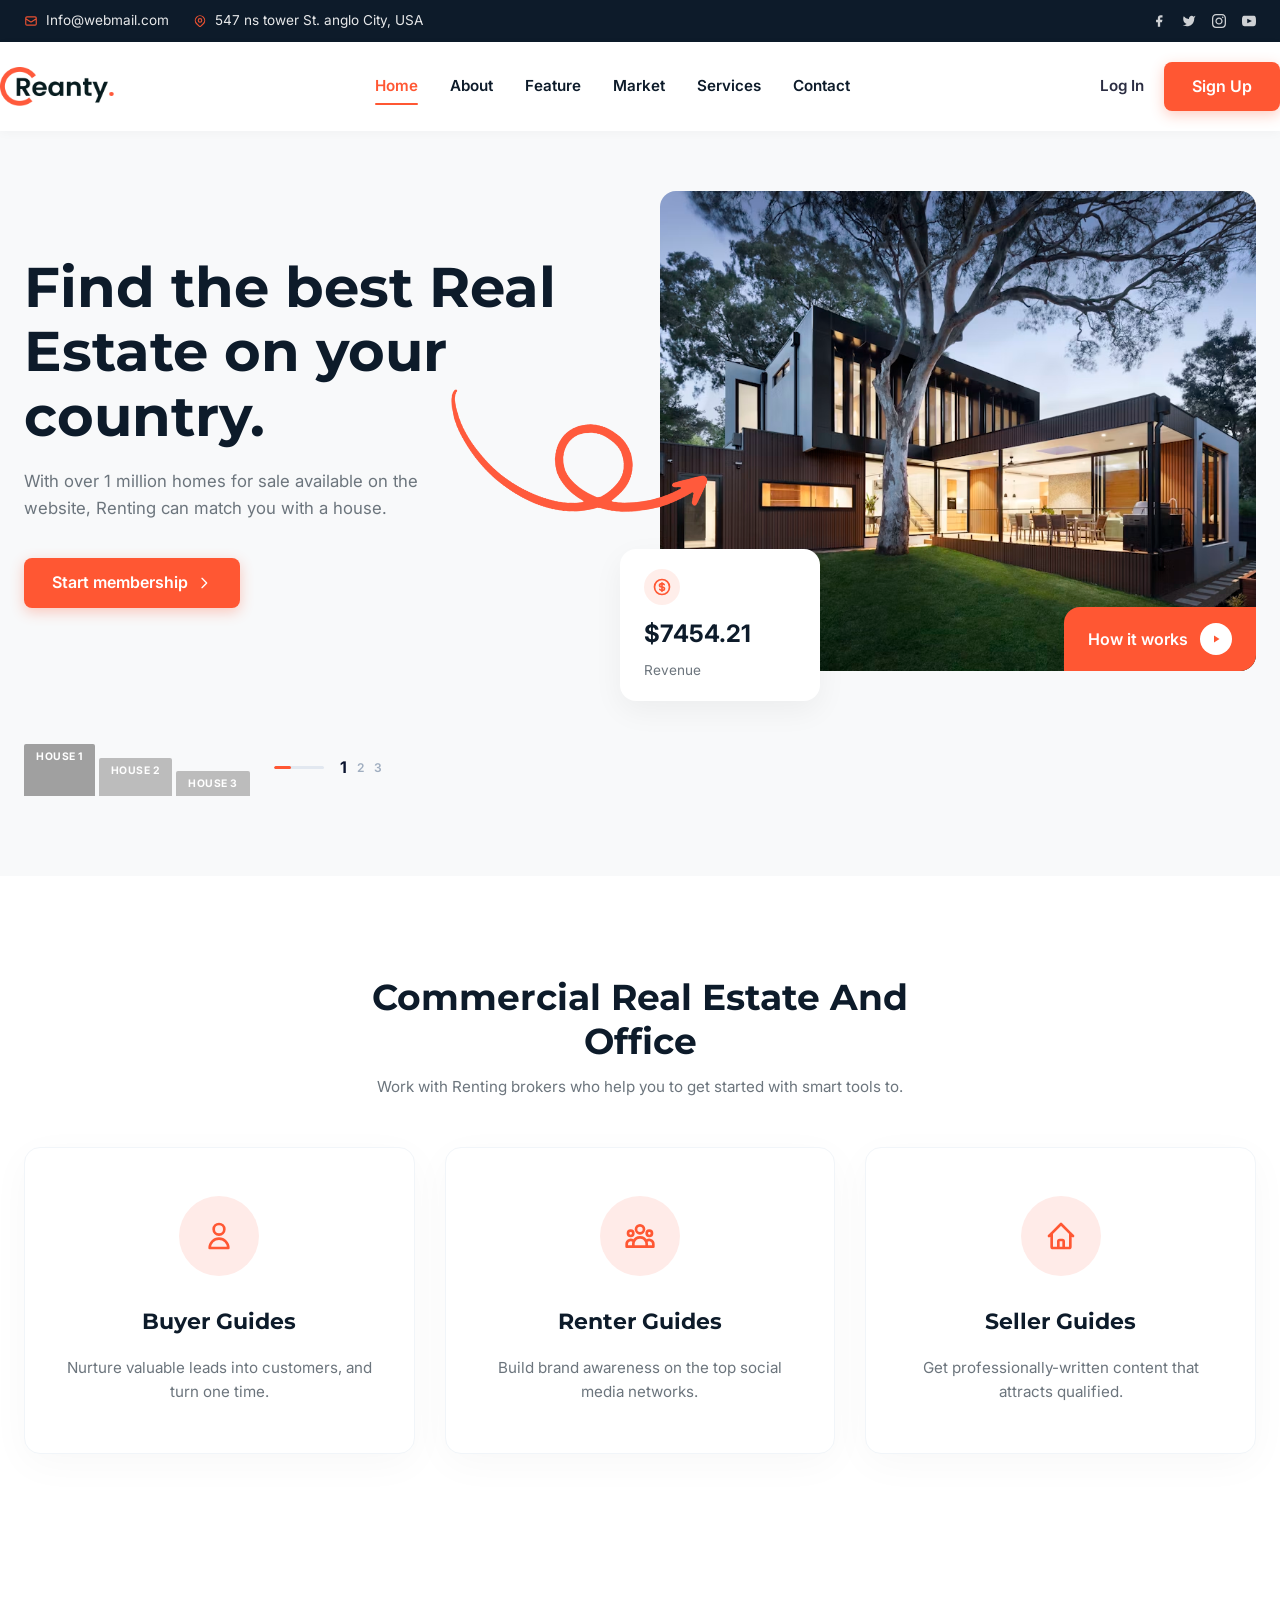
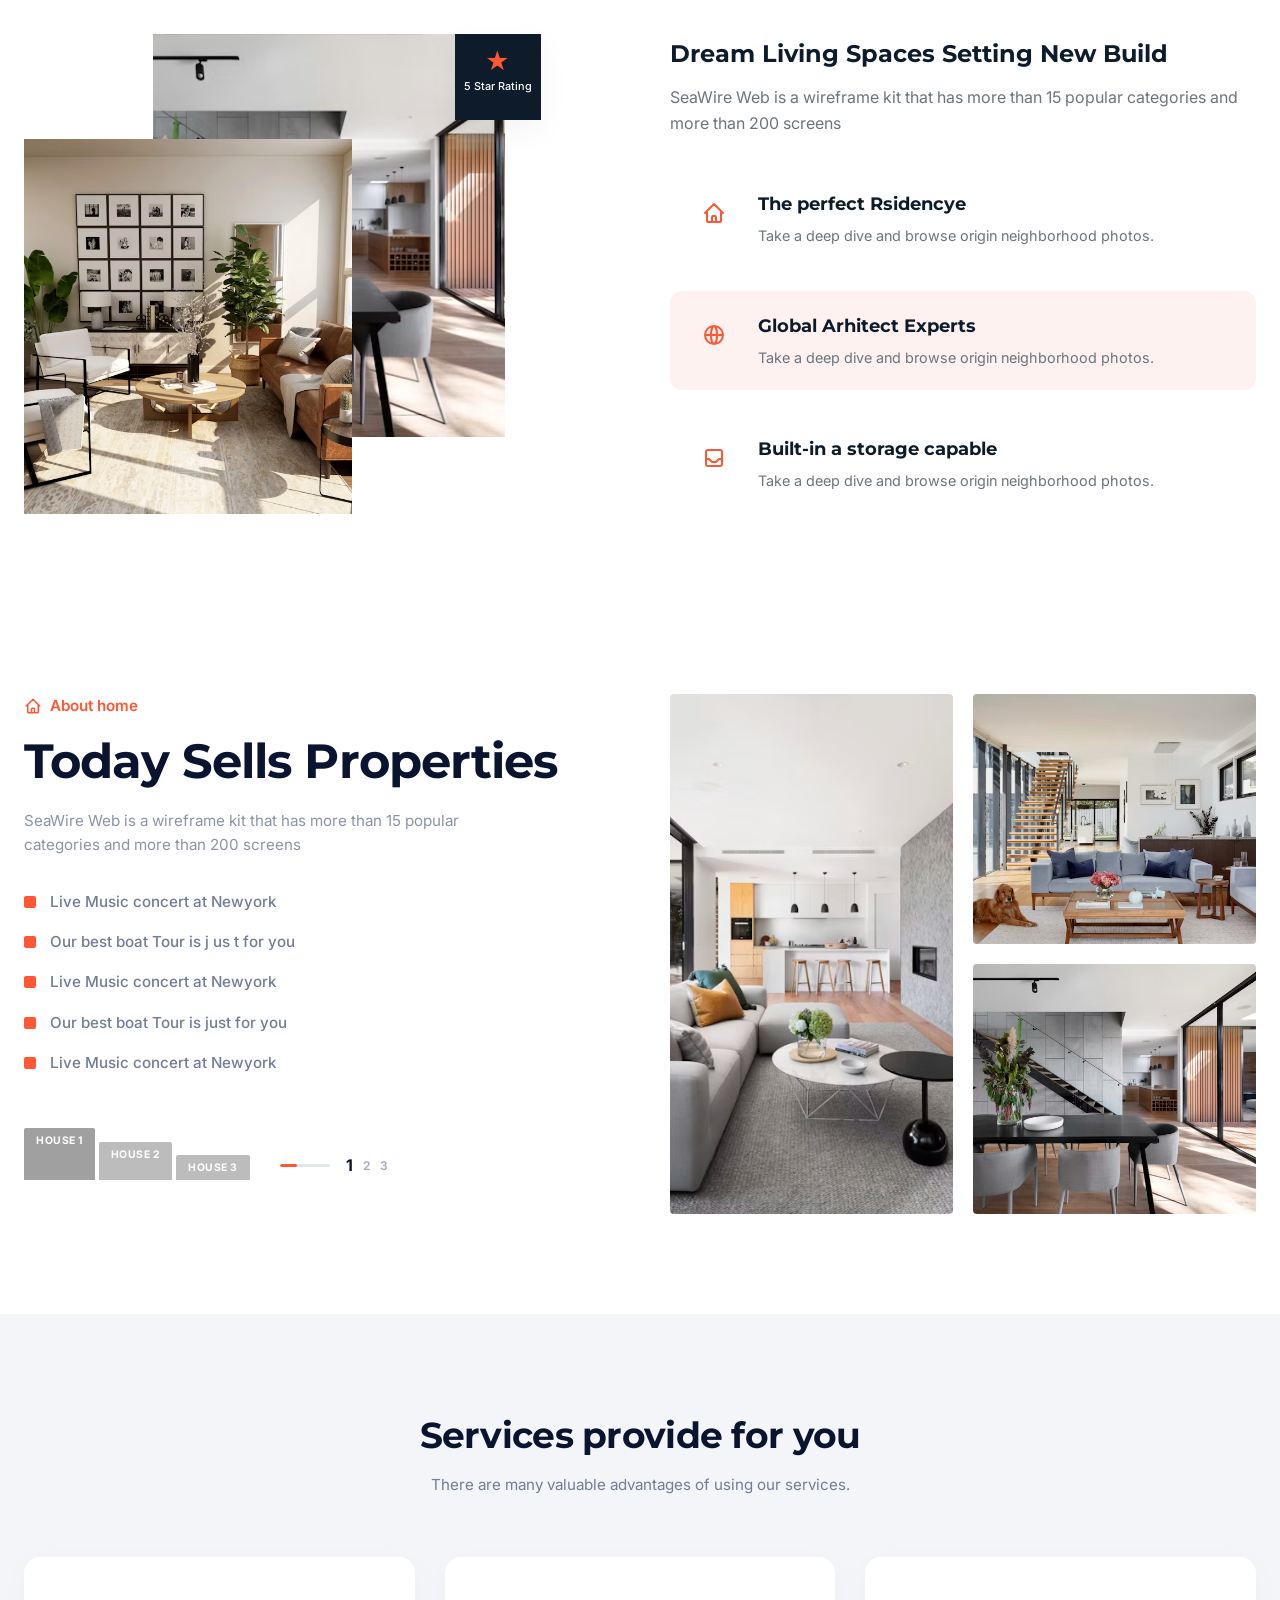
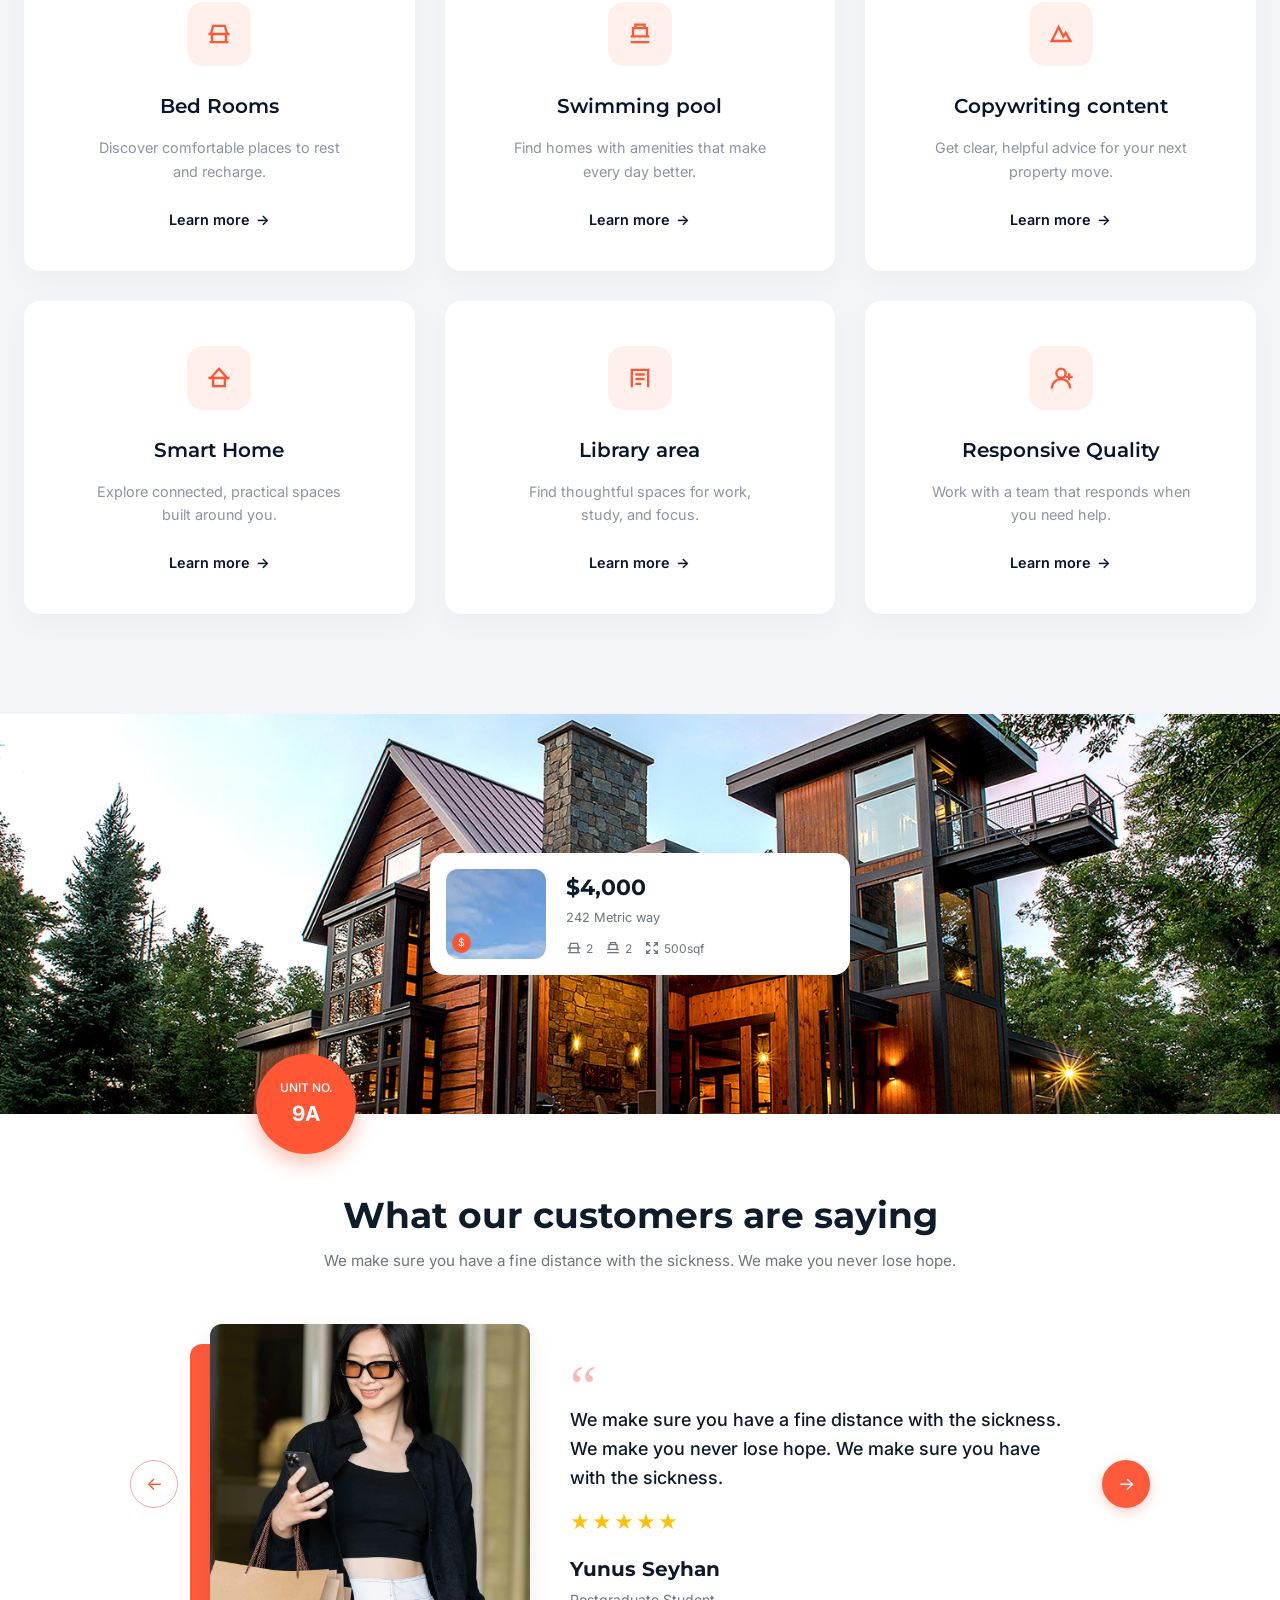
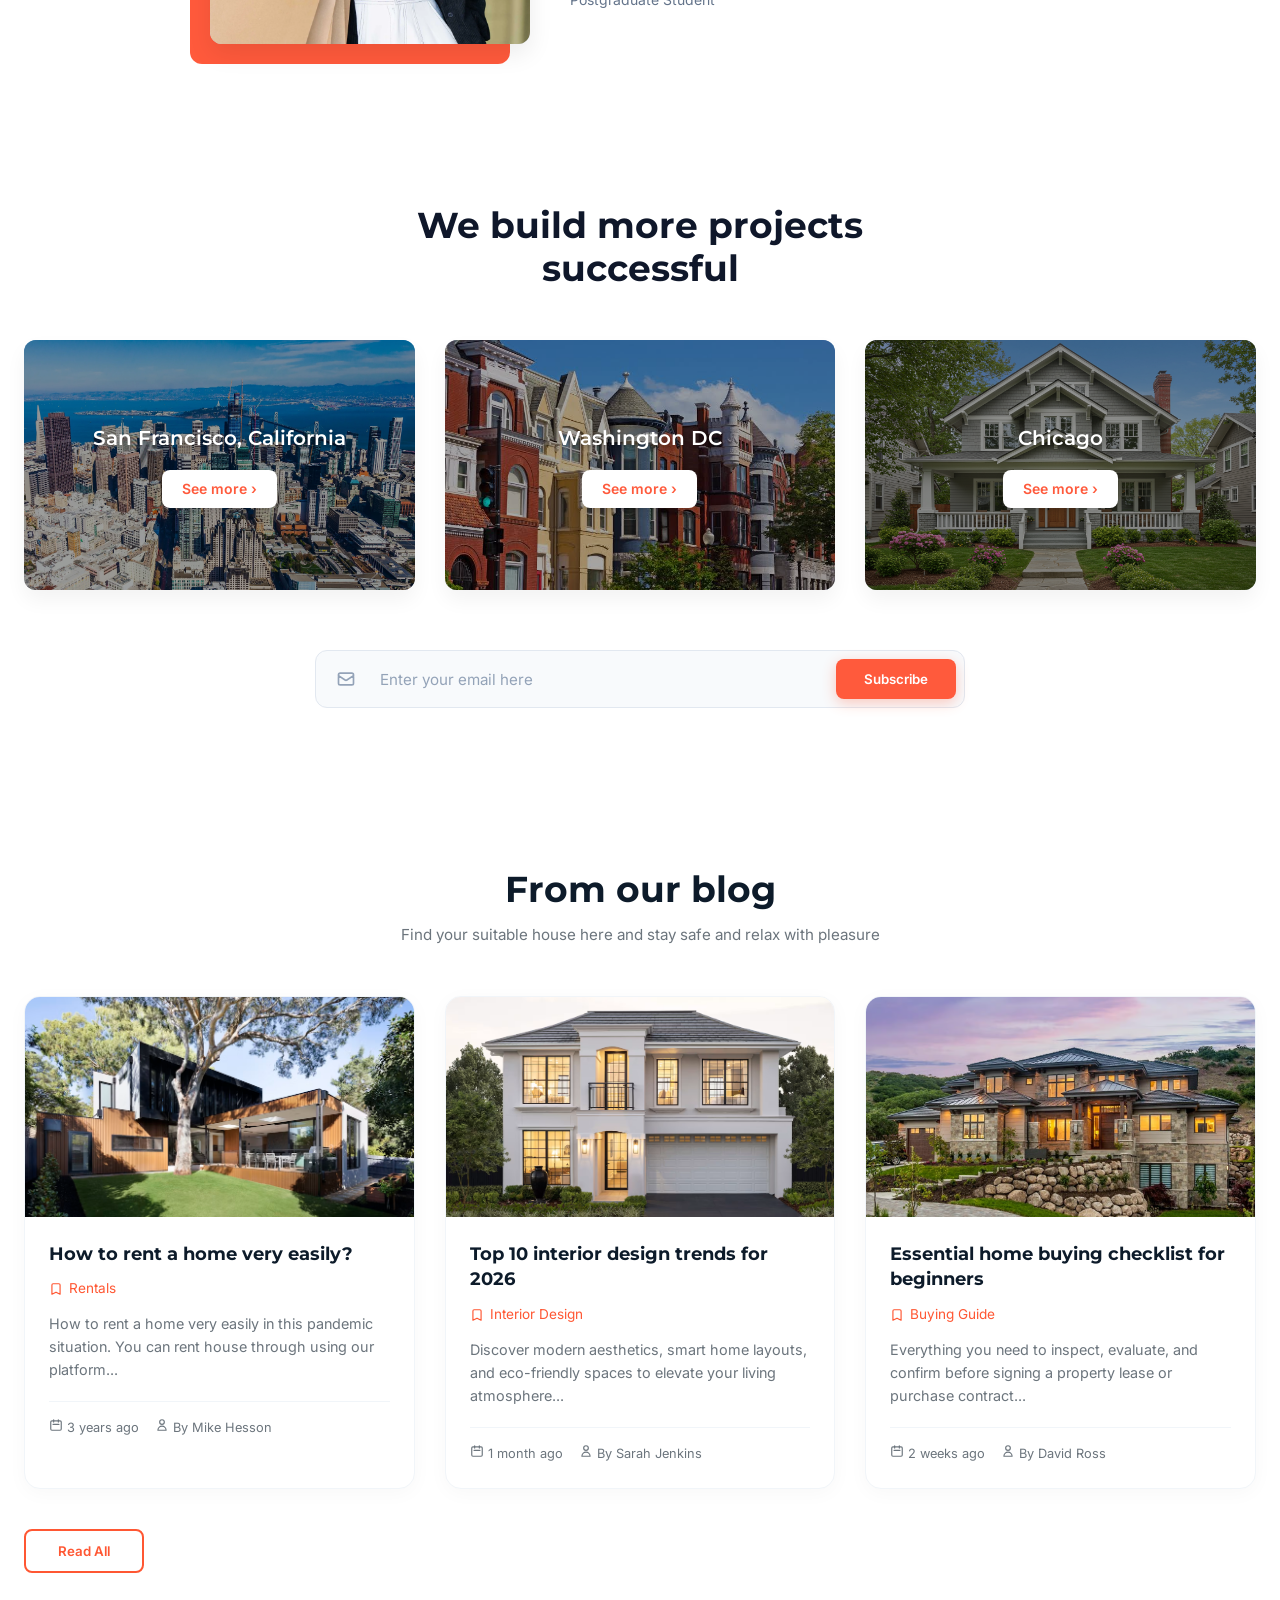
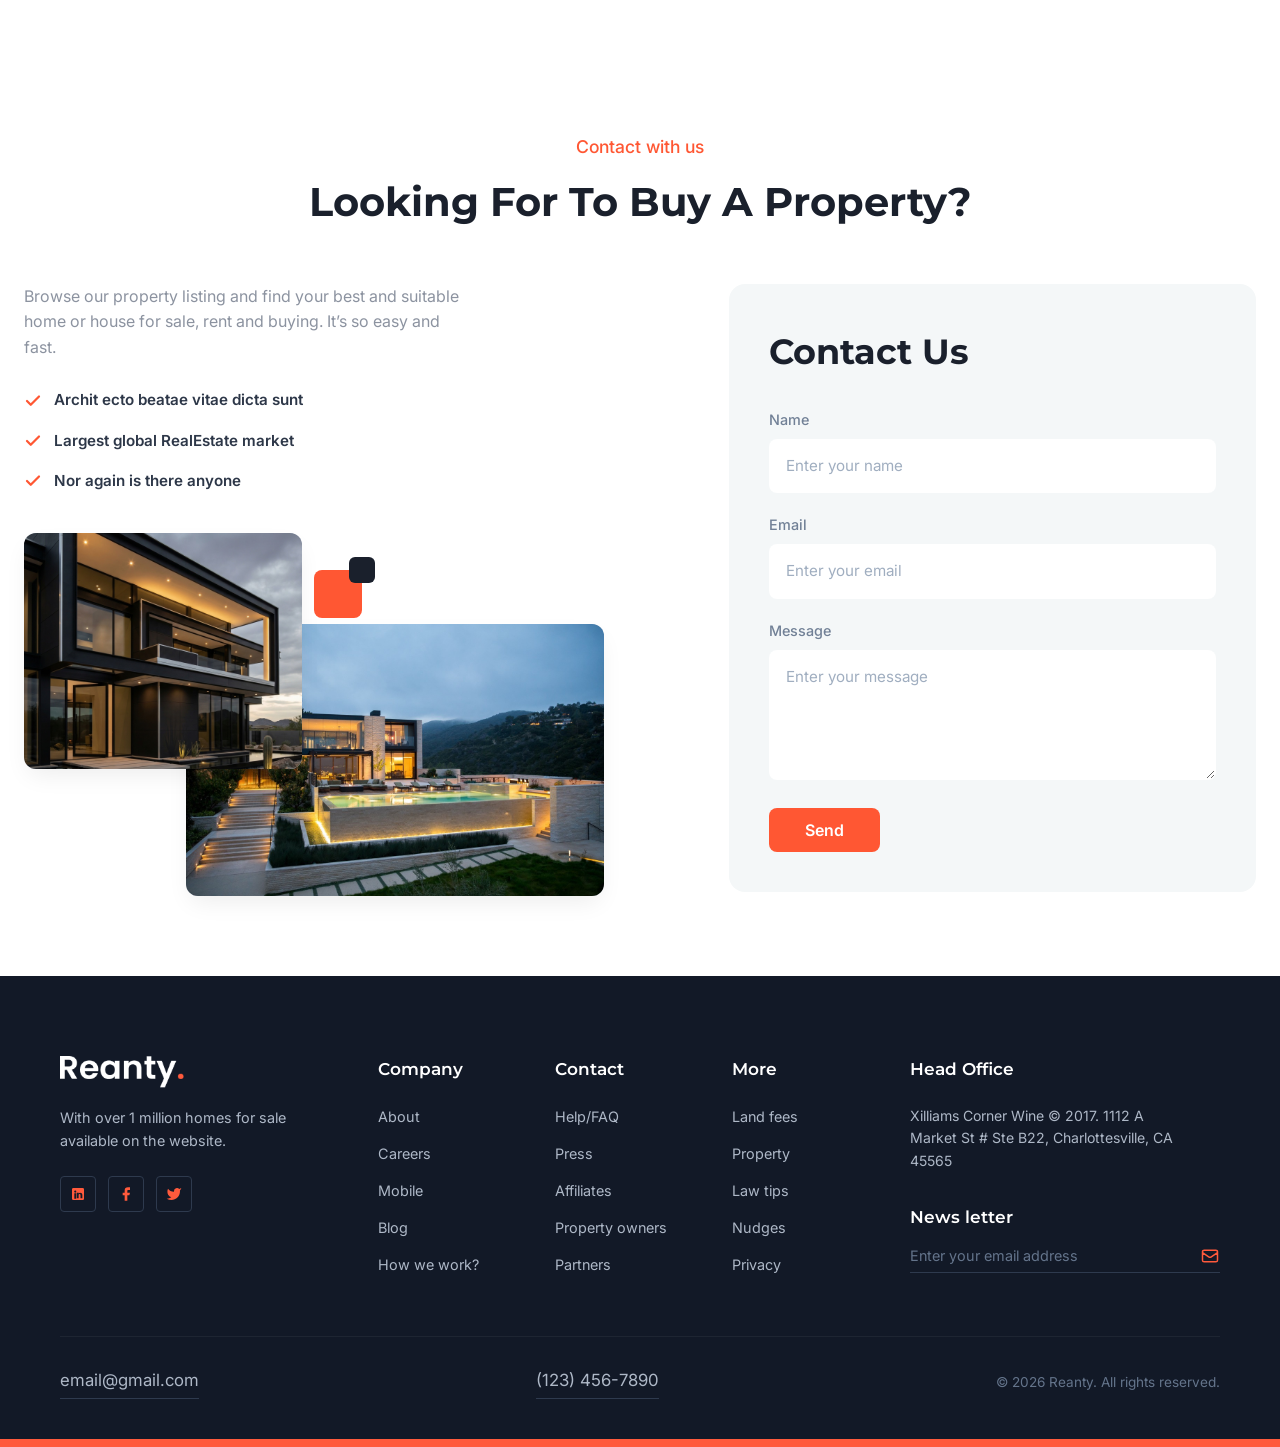
<file: index.html>
<!DOCTYPE html>
<html lang="en">

<head>
    <meta charset="UTF-8">
    <meta name="viewport" content="width=device-width, initial-scale=1.0">
    <title>Reanty - Find the Best Real Estate</title>
    <link rel="preconnect" href="https://fonts.googleapis.com">
    <link rel="preconnect" href="https://fonts.gstatic.com" crossorigin>
    <link
        href="https://fonts.googleapis.com/css2?family=Montserrat:wght@400;500;600;700;800&family=Inter:wght@300;400;500;600&display=swap"
        rel="stylesheet">
    <link rel="stylesheet" href="css/style.css">
</head>

<body>

    <aside class="top-bar site-topbar" aria-label="Contact information">
        <div class="container site-topbar__container">
            <div class="top-info site-topbar__info">
                <div class="top-info-item site-topbar__item">
                    <svg width="14" height="14" fill="none" stroke="currentColor" viewBox="0 0 24 24">
                        <path stroke-linecap="round" stroke-linejoin="round" stroke-width="2"
                            d="M3 8l7.89 5.26a2 2 0 002.22 0L21 8M5 19h14a2 2 0 002-2V7a2 2 0 00-2-2H5a2 2 0 00-2 2v10a2 2 0 002 2z" />
                    </svg>
                    Info@webmail.com
                </div>
                <div class="top-info-item site-topbar__item">
                    <svg width="14" height="14" fill="none" stroke="currentColor" viewBox="0 0 24 24">
                        <path stroke-linecap="round" stroke-linejoin="round" stroke-width="2"
                            d="M17.657 16.657L13.414 20.9a1.998 1.998 0 01-2.827 0l-4.244-4.243a8 8 0 1111.314 0z" />
                        <path stroke-linecap="round" stroke-linejoin="round" stroke-width="2"
                            d="M15 11a3 3 0 11-6 0 3 3 0 016 0z" />
                    </svg>
                    547 ns tower St. anglo City, USA
                </div>
            </div>
            <div class="top-socials site-topbar__socials" aria-label="Social media links">
                <a href="#"><svg width="14" height="14" fill="currentColor" viewBox="0 0 24 24">
                        <path d="M18 2h-3a5 5 0 00-5 5v3H7v4h3v8h4v-8h3l1-4h-4V7a1 1 0 011-1h3z" />
                    </svg></a>
                <a href="#"><svg width="14" height="14" fill="currentColor" viewBox="0 0 24 24">
                        <path
                            d="M23 3a10.9 10.9 0 01-3.14 1.53 4.48 4.48 0 00-7.86 3v1A10.66 10.66 0 013 4s-4 9 5 13a11.64 11.64 0 01-7 2c9 5 20 0 20-11.5a4.5 4.5 0 00-.08-.83A7.72 7.72 0 0023 3z" />
                    </svg></a>
                <a href="#"><svg width="14" height="14" fill="currentColor" viewBox="0 0 24 24">
                        <path
                            d="M12 2.163c3.204 0 3.584.012 4.85.07 3.252.148 4.771 1.691 4.919 4.919.058 1.265.069 1.645.069 4.849 0 3.205-.012 3.584-.069 4.849-.149 3.225-1.664 4.771-4.919 4.919-1.266.058-1.644.07-4.85.07-3.204 0-3.584-.012-4.849-.07-3.26-.149-4.771-1.699-4.919-4.92-.058-1.265-.07-1.644-.07-4.849 0-3.204.013-3.583.07-4.849.149-3.227 1.664-4.771 4.919-4.919 1.266-.057 1.645-.069 4.849-.069zm0-2.163c-3.259 0-3.667.014-4.947.072-4.358.2-6.78 2.618-6.98 6.98-.059 1.281-.073 1.689-.073 4.948 0 3.259.014 3.668.072 4.948.2 4.358 2.618 6.78 6.98 6.98 1.281.058 1.689.072 4.948.072 3.259 0 3.668-.014 4.948-.072 4.354-.2 6.782-2.618 6.979-6.98.059-1.28.073-1.689.073-4.948 0-3.259-.014-3.667-.072-4.947-.196-4.354-2.617-6.78-6.979-6.98-1.281-.059-1.69-.073-4.949-.073zm0 5.838c-3.403 0-6.162 2.759-6.162 6.162s2.759 6.163 6.162 6.163 6.162-2.759 6.162-6.163c0-3.403-2.759-6.162-6.162-6.162zm0 10.162c-2.209 0-4-1.79-4-4 0-2.209 1.791-4 4-4s4 1.791 4 4c0 2.21-1.791 4-4 4zm6.406-11.845c-.796 0-1.441.645-1.441 1.44s.645 1.44 1.441 1.44c.795 0 1.439-.645 1.439-1.44s-.644-1.44-1.439-1.44z" />
                    </svg></a>
                <a href="#"><svg width="14" height="14" fill="currentColor" viewBox="0 0 24 24">
                        <path
                            d="M19.615 3.184c-3.604-.246-11.631-.245-15.23 0-3.897.266-4.356 2.62-4.385 8.816.029 6.185.484 8.549 4.385 8.816 3.6.245 11.626.246 15.23 0 3.897-.266 4.356-2.62 4.385-8.816-.029-6.185-.484-8.549-4.385-8.816zm-10.615 12.816v-8l8 3.993-8 4.007z" />
                    </svg></a>
            </div>
        </div>
    </aside>

    <header class="site-header">
        <div class="container navbar site-header__inner">
            <a href="#" class="logo site-header__logo" aria-label="Reanty home">
                <img src="assets/images/reanty-logo.png" alt="Reanty">
            </a>
            <nav class="nav-links site-header__navigation" aria-label="Primary navigation">
                <a href="#hero" class="active">Home</a>
                <a href="#about">About</a>
                <a href="#feature">Feature</a>
                <a href="#market">Market</a>
                <a href="#services">Services</a>
                <a href="#contact">Contact</a>
            </nav>
            <div class="nav-actions site-header__actions">
                <a href="#" class="btn-login">Log In</a>
                <a href="#" class="btn-primary">Sign Up</a>
            </div>
            <button class="mobile-toggle site-header__toggle" type="button" aria-label="Open navigation">
                <svg width="24" height="24" fill="none" stroke="currentColor" viewBox="0 0 24 24">
                    <path stroke-linecap="round" stroke-linejoin="round" stroke-width="2" d="M4 6h16M4 12h16M4 18h16" />
                </svg>
            </button>
        </div>
    </header>

    <main>
        <!-- Find the best Real Estate on your country -->
        <section class="hero hero-section" aria-labelledby="hero-title" id="hero">
            <div class="container">
                <div class="hero-grid hero-section__layout">
                    <div class="hero-content hero-section__content">
                        <h1 id="hero-title">Find the best Real Estate on your country.</h1>
                        <p>With over 1 million homes for sale available on the website, Renting can match you with a
                            house.</p>
                        <a href="#" class="btn-primary">
                            Start membership
                            <svg width="16" height="16" fill="none" stroke="currentColor" viewBox="0 0 24 24">
                                <path stroke-linecap="round" stroke-linejoin="round" stroke-width="2"
                                    d="M9 5l7 7-7 7" />
                            </svg>
                        </a>
                    </div>
                    <img class="hero-curve-arrow" src="assets/images/hero-curve-arrow.png" alt="" aria-hidden="true">
                    <div class="hero-visual hero-section__visual" aria-label="Featured property preview">
                        <div class="hero-img-placeholder">
                        </div>

                        <!-- Revenue Floating Card -->
                        <aside class="revenue-card hero-section__revenue" aria-label="Revenue">
                            <div class="revenue-icon">
                                <svg width="20" height="20" fill="none" stroke="currentColor" viewBox="0 0 24 24">
                                    <path stroke-linecap="round" stroke-linejoin="round" stroke-width="2"
                                        d="M12 8c-1.657 0-3 .895-3 2s1.343 2 3 2 3 .895 3 2-1.343 2-3 2m0-8c1.11 0 2.08.402 2.599 1M12 8V7m0 1v8m0 0v1m0-1c-1.11 0-2.08-.402-2.599-1M21 12a9 9 0 11-18 0 9 9 0 0118 0z" />
                                </svg>
                            </div>
                            <div class="revenue-amount">$7454.21</div>
                            <div class="revenue-label">Revenue</div>
                        </aside>

                        <a href="#contact" class="how-it-works-btn hero-section__video">
                            <span>How it works</span>
                            <div class="play-btn">
                                <svg width="12" height="12" fill="currentColor" viewBox="0 0 24 24">
                                    <path d="M8 5v14l11-7z" />
                                </svg>
                            </div>
                        </a>
                    </div>
                </div>
                <!-- Hero Slider Controls -->
                <div class="hero-slider-nav hero-section__controls" aria-label="Featured house selector">
                    <div class="house-slider-wrapper">
                        <div class="house-steps hero-house-steps">
                            <button type="button" class="house-step active" data-slide="0">HOUSE 1</button>
                            <button type="button" class="house-step" data-slide="1">HOUSE 2</button>
                            <button type="button" class="house-step" data-slide="2">HOUSE 3</button>
                        </div>
                        <div class="slider-progress-nav">
                            <div class="progress-bar" id="heroProgressBar">
                                <div class="progress-fill" id="heroProgressFill"></div>
                            </div>
                            <div class="step-indicators hero-step-indicators">
                                <span class="num active" data-slide="0">1</span>
                                <span class="num" data-slide="1">2</span>
                                <span class="num" data-slide="2">3</span>
                            </div>
                        </div>
                    </div>
                </div>
            </div>
        </section>

        <!-- Commercial Real Estate And Office -->
        <section class="guides-section guides" aria-labelledby="guides-title" id="about">
            <div class="container">
                <div class="section-title">
                    <h2 id="guides-title">Commercial Real Estate And Office</h2>
                    <p>Work with Renting brokers who help you to get started with smart tools to.</p>
                </div>
                <div class="guides-grid guides__list">
                    <article class="guide-card guides__card">
                        <div class="guide-icon-box">
                            <svg width="32" height="32" fill="none" stroke="currentColor" viewBox="0 0 24 24">
                                <path stroke-linecap="round" stroke-linejoin="round" stroke-width="2"
                                    d="M16 7a4 4 0 11-8 0 4 4 0 018 0zM12 14a7 7 0 00-7 7h14a7 7 0 00-7-7z" />
                            </svg>
                        </div>
                        <h3>Buyer Guides</h3>
                        <p>Nurture valuable leads into customers, and turn one time.</p>
                    </article>
                    <article class="guide-card guides__card">
                        <div class="guide-icon-box">
                            <svg width="32" height="32" fill="none" stroke="currentColor" viewBox="0 0 24 24">
                                <path stroke-linecap="round" stroke-linejoin="round" stroke-width="2"
                                    d="M17 20h5v-2a3 3 0 00-5.356-1.857M17 20H7m10 0v-2c0-.656-.126-1.283-.356-1.857M7 20H2v-2a3 3 0 015.356-1.857M7 20v-2c0-.656.126-1.283.356-1.857m0 0a5.002 5.002 0 019.288 0M15 7a3 3 0 11-6 0 3 3 0 016 0zm6 3a2 2 0 11-4 0 2 2 0 014 0zM7 10a2 2 0 11-4 0 2 2 0 014 0z" />
                            </svg>
                        </div>
                        <h3>Renter Guides</h3>
                        <p>Build brand awareness on the top social media networks.</p>
                    </article>
                    <article class="guide-card guides__card">
                        <div class="guide-icon-box">
                            <svg width="32" height="32" fill="none" stroke="currentColor" viewBox="0 0 24 24">
                                <path stroke-linecap="round" stroke-linejoin="round" stroke-width="2"
                                    d="M3 12l2-2m0 0l7-7 7 7M5 10v10a1 1 0 001 1h3m10-11l2 2m-2-2v10a1 1 0 01-1 1h-3m-6 0a1 1 0 001-1v-4a1 1 0 011-1h2a1 1 0 011 1v4a1 1 0 001 1m-6 0h6" />
                            </svg>
                        </div>
                        <h3>Seller Guides</h3>
                        <p>Get professionally-written content that attracts qualified.</p>
                    </article>
                </div>
            </div>
        </section>

        <!-- Dream living Spaces setting New Build -->
        <section class="dream-spaces dream-section" aria-labelledby="dream-title" id="feature">
            <div class="container">
                <div class="dream-grid dream-section__layout">
                    <div class="dream-images dream-section__media">
                        <div class="dream-img-main"></div>
                        <div class="rating-badge">
                            <div class="rating-stars">★</div>
                            <div class="rating-text">5 Star Rating</div>
                        </div>
                    </div>
                    <div class="dream-content dream-section__content">
                        <h2 id="dream-title">Dream Living Spaces Setting New Build</h2>
                        <p style="color: var(--text-muted); margin-top: 12px;">SeaWire Web is a wireframe kit that has
                            more than 15 popular categories and more than 200 screens</p>

                        <div class="dream-features dream-section__features">
                            <article class="feature-item dream-section__feature">
                                <div class="feature-icon">
                                    <svg width="24" height="24" fill="none" stroke="currentColor" viewBox="0 0 24 24">
                                        <path stroke-linecap="round" stroke-linejoin="round" stroke-width="2"
                                            d="M3 12l2-2m0 0l7-7 7 7M5 10v10a1 1 0 001 1h3m10-11l2 2m-2-2v10a1 1 0 01-1 1h-3m-6 0a1 1 0 001-1v-4a1 1 0 011-1h2a1 1 0 011 1v4a1 1 0 001 1m-6 0h6" />
                                    </svg>
                                </div>
                                <div class="feature-text">
                                    <h4>The perfect Rsidencye</h4>
                                    <p>Take a deep dive and browse origin neighborhood photos.</p>
                                </div>
                            </article>

                            <article class="feature-item active dream-section__feature dream-section__feature--active">
                                <div class="feature-icon">
                                    <svg width="24" height="24" fill="none" stroke="currentColor" viewBox="0 0 24 24">
                                        <path stroke-linecap="round" stroke-linejoin="round" stroke-width="2"
                                            d="M21 12a9 9 0 01-9 9m9-9a9 9 0 00-9-9m9 9H3m9 9a9 9 0 01-9-9m9 9c1.657 0 3-4.03 3-9s-1.343-9-3-9m0 18c-1.657 0-3-4.03-3-9s1.343-9 3-9m-9 9a9 9 0 019-9" />
                                    </svg>
                                </div>
                                <div class="feature-text">
                                    <h4>Global Arhitect Experts</h4>
                                    <p>Take a deep dive and browse origin neighborhood photos.</p>
                                </div>
                            </article>

                            <article class="feature-item dream-section__feature">
                                <div class="feature-icon">
                                    <svg width="24" height="24" fill="none" stroke="currentColor" viewBox="0 0 24 24">
                                        <path stroke-linecap="round" stroke-linejoin="round" stroke-width="2"
                                            d="M20 13V6a2 2 0 00-2-2H6a2 2 0 00-2 2v7m16 0v5a2 2 0 01-2 2H6a2 2 0 01-2-2v-5m16 0h-2.586a1 1 0 00-.707.293l-2.414 2.414a1 1 0 01-.707.293h-3.172a1 1 0 01-.707-.293l-2.414-2.414A1 1 0 006.586 13H4" />
                                    </svg>
                                </div>
                                <div class="feature-text">
                                    <h4>Built-in a storage capable</h4>
                                    <p>Take a deep dive and browse origin neighborhood photos.</p>
                                </div>
                            </article>
                        </div>
                    </div>
                </div>
            </div>
        </section>

        <!-- Today sells properties -->
        <section class="properties-section properties" aria-labelledby="properties-title" id="market">
            <div class="container">
                <div class="today-sells-grid properties__intro">
                    <div class="today-info">
                        <div class="about-tag">
                            <svg width="18" height="18" fill="none" stroke="currentColor" viewBox="0 0 24 24">
                                <path stroke-linecap="round" stroke-linejoin="round" stroke-width="2"
                                    d="M3 12l2-2m0 0l7-7 7 7M5 10v10a1 1 0 001 1h3m10-11l2 2m-2-2v10a1 1 0 01-1 1h-3m-6 0a1 1 0 001-1v-4a1 1 0 011-1h2a1 1 0 011 1v4a1 1 0 001 1m-6 0h6" />
                            </svg>
                            About home
                        </div>
                        <h2 id="properties-title">Today Sells Properties</h2>
                        <p class="description">SeaWire Web is a wireframe kit that has more than 15 popular categories
                            and more than 200 screens</p>

                        <ul class="bullet-list">
                            <li><span class="square-bullet"></span> Live Music concert at Newyork</li>
                            <li><span class="square-bullet"></span> Our best boat Tour is j us t for you</li>
                            <li><span class="square-bullet"></span> Live Music concert at Newyork</li>
                            <li><span class="square-bullet"></span> Our best boat Tour is just for you</li>
                            <li><span class="square-bullet"></span> Live Music concert at Newyork</li>
                        </ul>

                        <!-- Bottom Left Step Navigation & Progress Slider -->
                        <div class="house-slider-wrapper">
                            <div class="house-steps">
                                <button type="button" class="house-step active" data-house="1">HOUSE 1</button>
                                <button type="button" class="house-step" data-house="2">HOUSE 2</button>
                                <button type="button" class="house-step" data-house="3">HOUSE 3</button>
                            </div>
                            <div class="slider-progress-nav">
                                <div class="progress-bar" id="progressBar">
                                    <div class="progress-fill" id="progressFill"></div>
                                </div>
                                <div class="step-indicators">
                                    <span class="num active" data-house="1">1</span>
                                    <span class="num" data-house="2">2</span>
                                    <span class="num" data-house="3">3</span>
                                </div>
                            </div>
                        </div>
                    </div>

                    <div class="today-media" aria-label="Today sells property gallery">
                        <div id="imgTall" class="today-img-box today-img-box--tall"></div>
                        <div id="imgTop" class="today-img-box today-img-box--top"></div>
                        <div id="imgBottom" class="today-img-box today-img-box--bottom"></div>
                    </div>
                </div>
            </div>
        </section>

        <!-- Services provide for you -->
        <section class="services-section" aria-labelledby="services-title" id="services">
            <div class="container">
                <div class="section-title">
                    <h2 id="services-title">Services provide for you</h2>
                    <p>There are many valuable advantages of using our services.</p>
                </div>
                <div class="services-grid">
                    <article class="service-card">
                        <div class="service-icon"><svg width="25" height="25" fill="none" stroke="currentColor"
                                viewBox="0 0 24 24">
                                <path stroke-width="2" d="M3 12h18M5 12l2-7h10l2 7M6 12v7m12-7v7M4 19h16" />
                            </svg></div>
                        <h3>Bed Rooms</h3>
                        <p>Discover comfortable places to rest and recharge.</p>
                        <a href="#properties">Learn more <span aria-hidden="true">→</span></a>
                    </article>
                    <article class="service-card">
                        <div class="service-icon"><svg width="25" height="25" fill="none" stroke="currentColor"
                                viewBox="0 0 24 24">
                                <path stroke-width="2" d="M4 14h16M6 14V7h12v7M8 7V4h8v3M4 19h16" />
                            </svg></div>
                        <h3>Swimming pool</h3>
                        <p>Find homes with amenities that make every day better.</p>
                        <a href="#properties">Learn more <span aria-hidden="true">→</span></a>
                    </article>
                    <article class="service-card">
                        <div class="service-icon"><svg width="25" height="25" fill="none" stroke="currentColor"
                                viewBox="0 0 24 24">
                                <path stroke-width="2" d="m4 18 6-12 4 8 2-3 4 7H4Z" />
                            </svg></div>
                        <h3>Copywriting content</h3>
                        <p>Get clear, helpful advice for your next property move.</p>
                        <a href="#properties">Learn more <span aria-hidden="true">→</span></a>
                    </article>
                    <article class="service-card">
                        <div class="service-icon"><svg width="25" height="25" fill="none" stroke="currentColor"
                                viewBox="0 0 24 24">
                                <path stroke-width="2" d="M3 12h18M5 12l7-8 7 8M7 12v7h10v-7" />
                            </svg></div>
                        <h3>Smart Home</h3>
                        <p>Explore connected, practical spaces built around you.</p>
                        <a href="#properties">Learn more <span aria-hidden="true">→</span></a>
                    </article>
                    <article class="service-card">
                        <div class="service-icon"><svg width="25" height="25" fill="none" stroke="currentColor"
                                viewBox="0 0 24 24">
                                <path stroke-width="2" d="M5 20V5h14v15M8 9h8M8 13h8M8 17h5" />
                            </svg></div>
                        <h3>Library area</h3>
                        <p>Find thoughtful spaces for work, study, and focus.</p>
                        <a href="#properties">Learn more <span aria-hidden="true">→</span></a>
                    </article>
                    <article class="service-card">
                        <div class="service-icon"><svg width="25" height="25" fill="none" stroke="currentColor"
                                viewBox="0 0 24 24">
                                <path stroke-width="2"
                                    d="M12 12a4 4 0 1 0 0-8 4 4 0 0 0 0 8ZM4 21a8 8 0 0 1 16 0M19 8v6m-3-3h6" />
                            </svg></div>
                        <h3>Responsive Quality</h3>
                        <p>Work with a team that responds when you need help.</p>
                        <a href="#contact">Learn more <span aria-hidden="true">→</span></a>
                    </article>
                </div>
            </div>
        </section>

        <!-- Highlight property -->
        <section class="highlight-banner feature-highlight" aria-label="Featured rental unit"
            style="background-image: url('assets/images/highlight.jpg'); background-size: cover; background-position: center;">
            <article class="unit-card-floating feature-highlight__card">
                <div class="unit-thumb">
                    <img src="assets/images/unit-thumb-mini.jpg"
                        style="background-size: cover; background-position: center;" alt="Thumbnail unit 9A"
                        class="unit-thumb__img">
                    <div class="unit-thumb-badge">$</div>
                </div>
                <div class="unit-info">
                    <h3>$4,000</h3>
                    <div class="unit-address">242 Metric way</div>
                    <div class="unit-specs">
                        <div class="unit-spec-item">
                            <svg width="16" height="16" fill="none" stroke="currentColor" viewBox="0 0 24 24">
                                <path stroke-linecap="round" stroke-linejoin="round" stroke-width="2"
                                    d="M3 12h18M5 12l2-7h10l2 7M6 12v7m12-7v7M4 19h16" />
                            </svg>
                            2
                        </div>
                        <div class="unit-spec-item">
                            <svg width="16" height="16" fill="none" stroke="currentColor" viewBox="0 0 24 24">
                                <path stroke-linecap="round" stroke-linejoin="round" stroke-width="2"
                                    d="M4 14h16M6 14V7h12v7M8 7V4h8v3M4 19h16" />
                            </svg>
                            2
                        </div>
                        <div class="unit-spec-item">
                            <svg width="16" height="16" fill="none" stroke="currentColor" viewBox="0 0 24 24">
                                <path stroke-linecap="round" stroke-linejoin="round" stroke-width="2"
                                    d="M4 8V4m0 0h4M4 4l5 5m11-1V4m0 0h-4m4 0l-5 5M4 16v4m0 0h4m-4 0l5-5m11 5v-4m0 4h-4m4 0l-5-5" />
                            </svg>
                            500sqf
                        </div>
                    </div>
                </div>
            </article>
            <div class="unit-badge-circle feature-highlight__badge">
                <span>UNIT NO.</span>
                <strong>9A</strong>
            </div>
        </section>

        <!-- What our customers are saying -->
        <section class="testimonials testimonials-section" aria-labelledby="testimonials-title">
            <div class="container">
                <div class="section-title">
                    <h2 id="testimonials-title">What our customers are saying</h2>
                    <p>We make sure you have a fine distance with the sickness. We make you never lose hope.</p>
                </div>

                <div class="testimonial-wrapper testimonials-section__content">
                    <button class="nav-arrow prev testimonials-section__arrow testimonials-section__arrow--previous"
                        type="button" aria-label="Previous testimonial">←</button>
                    <div class="testimonial-img-box">
                        <div class="testimonial-bg-block"></div>
                        <div class="testimonial-img">
                            <img src="assets/images/customer-yunus.jpg" alt="Yunus Seyhan" class="testimonial-img__pic">
                        </div>
                    </div>
                    <div class="testimonial-content">
                        <div class="quote-icon">“</div>
                        <p class="testimonial-text">We make sure you have a fine distance with the sickness. We make you
                            never lose hope. We make sure you have with the sickness.</p>
                        <div class="stars">★★★★★</div>
                        <h3 class="author-name">Yunus Seyhan</h3>
                        <div class="author-role">Postgraduate Student</div>
                    </div>
                    <button class="nav-arrow next testimonials-section__arrow testimonials-section__arrow--next"
                        type="button" aria-label="Next testimonial">→</button>
                </div>
            </div>
        </section>

        <!-- We build more projects successful -->
        <section class="projects-section projects" aria-labelledby="projects-title">
            <div class="container">
                <div class="section-title">
                    <h2 id="projects-title">We build more projects successful</h2>
                </div>
                <div class="projects-grid projects__list">
                    <article class="project-card projects__card">
                        <img src="assets/images/project-sf.jpg" alt="San Francisco" class="project-card__img">
                        <h3>San Francisco, California</h3>
                        <a href="#" class="btn-see-more">See more ›</a>
                    </article>

                    <article class="project-card projects__card">
                        <img src="assets/images/project-dc.jpg" alt="Washington DC" class="project-card__img">
                        <h3>Washington DC</h3>
                        <a href="#" class="btn-see-more">See more ›</a>
                    </article>

                    <article class="project-card projects__card">
                        <img src="assets/images/project-chicago.jpg" alt="Chicago" class="project-card__img">
                        <h3>Chicago</h3>
                        <a href="#" class="btn-see-more">See more ›</a>
                    </article>
                </div>

                <form class="newsletter-box projects__newsletter">
                    <svg width="20" height="20" fill="none" stroke="currentColor" viewBox="0 0 24 24">
                        <path stroke-linecap="round" stroke-linejoin="round" stroke-width="2"
                            d="M3 8l7.89 5.26a2 2 0 002.22 0L21 8M5 19h14a2 2 0 002-2V7a2 2 0 00-2-2H5a2 2 0 00-2 2v10a2 2 0 002 2z" />
                    </svg>
                    <input type="email" class="newsletter-input" placeholder="Enter your email here"
                        aria-label="Email address">
                    <button class="btn-primary" type="submit">Subscribe</button>
                </form>
            </div>
        </section>

        <!-- From our blog -->
        <section class="blog-section blog" aria-labelledby="blog-title">
            <div class="container">
                <div class="section-title">
                    <h2 id="blog-title">From our blog</h2>
                    <p>Find your suitable house here and stay safe and relax with pleasure</p>
                </div>

                <div class="blog-grid blog__list">
                    <article class="blog-card blog__card">
                        <div class="blog-img">
                            <img src="assets/images/blog1.jpg" alt="Renting a house" loading="lazy" />
                        </div>
                        <div class="blog-content">
                            <h3 class="blog-title">How to rent a home very easily?</h3>
                            <div class="blog-category">
                                <svg width="14" height="14" fill="none" stroke="currentColor" viewBox="0 0 24 24">
                                    <path stroke-linecap="round" stroke-linejoin="round" stroke-width="2"
                                        d="M5 5a2 2 0 012-2h10a2 2 0 012 2v16l-7-3.5L5 21V5z" />
                                </svg>
                                Rentals
                            </div>
                            <p class="blog-excerpt">How to rent a home very easily in this pandemic situation. You can
                                rent house through using our platform...</p>
                            <div class="blog-meta">
                                <span>
                                    <svg width="14" height="14" fill="none" stroke="currentColor" viewBox="0 0 24 24">
                                        <path stroke-linecap="round" stroke-linejoin="round" stroke-width="2"
                                            d="M8 7V3m8 4V3m-9 8h10M5 21h14a2 2 0 002-2V7a2 2 0 00-2-2H5a2 2 0 00-2 2v12a2 2 0 002 2z" />
                                    </svg>
                                    3 years ago
                                </span>
                                <span>
                                    <svg width="14" height="14" fill="none" stroke="currentColor" viewBox="0 0 24 24">
                                        <path stroke-linecap="round" stroke-linejoin="round" stroke-width="2"
                                            d="M16 7a4 4 0 11-8 0 4 4 0 018 0zM12 14a7 7 0 00-7 7h14a7 7 0 00-7-7z" />
                                    </svg>
                                    By Mike Hesson
                                </span>
                            </div>
                        </div>
                    </article>

                    <article class="blog-card blog__card">
                        <div class="blog-img">
                            <img src="assets/images/blog2.jpg" alt="Interior design trends" loading="lazy" />
                        </div>
                        <div class="blog-content">
                            <h3 class="blog-title">Top 10 interior design trends for 2026</h3>
                            <div class="blog-category">
                                <svg width="14" height="14" fill="none" stroke="currentColor" viewBox="0 0 24 24">
                                    <path stroke-linecap="round" stroke-linejoin="round" stroke-width="2"
                                        d="M5 5a2 2 0 012-2h10a2 2 0 012 2v16l-7-3.5L5 21V5z" />
                                </svg>
                                Interior Design
                            </div>
                            <p class="blog-excerpt">Discover modern aesthetics, smart home layouts, and eco-friendly
                                spaces to elevate your living atmosphere...</p>
                            <div class="blog-meta">
                                <span>
                                    <svg width="14" height="14" fill="none" stroke="currentColor" viewBox="0 0 24 24">
                                        <path stroke-linecap="round" stroke-linejoin="round" stroke-width="2"
                                            d="M8 7V3m8 4V3m-9 8h10M5 21h14a2 2 0 002-2V7a2 2 0 00-2-2H5a2 2 0 00-2 2v12a2 2 0 002 2z" />
                                    </svg>
                                    1 month ago
                                </span>
                                <span>
                                    <svg width="14" height="14" fill="none" stroke="currentColor" viewBox="0 0 24 24">
                                        <path stroke-linecap="round" stroke-linejoin="round" stroke-width="2"
                                            d="M16 7a4 4 0 11-8 0 4 4 0 018 0zM12 14a7 7 0 00-7 7h14a7 7 0 00-7-7z" />
                                    </svg>
                                    By Sarah Jenkins
                                </span>
                            </div>
                        </div>
                    </article>

                    <article class="blog-card blog__card">
                        <div class="blog-img">
                            <img src="assets/images/blog3.jpg" alt="Home buying checklist" loading="lazy" />
                        </div>
                        <div class="blog-content">
                            <h3 class="blog-title">Essential home buying checklist for beginners</h3>
                            <div class="blog-category">
                                <svg width="14" height="14" fill="none" stroke="currentColor" viewBox="0 0 24 24">
                                    <path stroke-linecap="round" stroke-linejoin="round" stroke-width="2"
                                        d="M5 5a2 2 0 012-2h10a2 2 0 012 2v16l-7-3.5L5 21V5z" />
                                </svg>
                                Buying Guide
                            </div>
                            <p class="blog-excerpt">Everything you need to inspect, evaluate, and confirm before signing
                                a property lease or purchase contract...</p>
                            <div class="blog-meta">
                                <span>
                                    <svg width="14" height="14" fill="none" stroke="currentColor" viewBox="0 0 24 24">
                                        <path stroke-linecap="round" stroke-linejoin="round" stroke-width="2"
                                            d="M8 7V3m8 4V3m-9 8h10M5 21h14a2 2 0 002-2V7a2 2 0 00-2-2H5a2 2 0 00-2 2v12a2 2 0 002 2z" />
                                    </svg>
                                    2 weeks ago
                                </span>
                                <span>
                                    <svg width="14" height="14" fill="none" stroke="currentColor" viewBox="0 0 24 24">
                                        <path stroke-linecap="round" stroke-linejoin="round" stroke-width="2"
                                            d="M16 7a4 4 0 11-8 0 4 4 0 018 0zM12 14a7 7 0 00-7 7h14a7 7 0 00-7-7z" />
                                    </svg>
                                    By David Ross
                                </span>
                            </div>
                        </div>
                    </article>
                </div>

                <div class="explore-more-btn">
                    <button class="btn-outline">Read All</button>
                </div>
            </div>
        </section>

        <!-- Let’s find your next home -->
        <section class="contact-section" aria-labelledby="contact-title" id="contact">
            <div class="container">
                <!-- Section Header -->
                <div class="section-header">
                    <span class="subtitle">Contact with us</span>
                    <h2 id="contact-title">Looking For To Buy A Property?</h2>
                </div>

                <div class="contact-wrapper">
                    <!-- Left Column: Content, Feature List & Image Showcase -->
                    <div class="contact-info">
                        <p class="description">
                            Browse our property listing and find your best and suitable home or house for sale, rent and
                            buying. It’s so easy and fast.
                        </p>

                        <ul class="feature-list">
                            <li>
                                <svg class="check-icon" width="18" height="18" viewBox="0 0 24 24" fill="none"
                                    stroke="currentColor" stroke-width="3" stroke-linecap="round"
                                    stroke-linejoin="round">
                                    <polyline points="20 6 9 17 4 12"></polyline>
                                </svg>
                                <span>Archit ecto beatae vitae dicta sunt</span>
                            </li>
                            <li>
                                <svg class="check-icon" width="18" height="18" viewBox="0 0 24 24" fill="none"
                                    stroke="currentColor" stroke-width="3" stroke-linecap="round"
                                    stroke-linejoin="round">
                                    <polyline points="20 6 9 17 4 12"></polyline>
                                </svg>
                                <span>Largest global RealEstate market</span>
                            </li>
                            <li>
                                <svg class="check-icon" width="18" height="18" viewBox="0 0 24 24" fill="none"
                                    stroke="currentColor" stroke-width="3" stroke-linecap="round"
                                    stroke-linejoin="round">
                                    <polyline points="20 6 9 17 4 12"></polyline>
                                </svg>
                                <span>Nor again is there anyone</span>
                            </li>
                        </ul>

                        <!-- Image Composition Container with Decorative Badges -->
                        <div class="image-showcase">
                            <!-- Main overlapping image placeholders -->
                            <div class="img-box img-top">
                                <img src="assets/images/contact2.jpg" alt="Property preview 1" loading="lazy" />
                            </div>
                            <div class="img-box img-bottom">
                                <img src="assets/images/contact1.jpg" alt="Property preview 2" loading="lazy" />
                            </div>

                            <!-- Decorative background accent shapes -->
                            <div class="badge-orange"></div>
                            <div class="badge-dark"></div>
                        </div>
                    </div>

                    <!-- Right Column: Light Card Form -->
                    <div class="contact-card">
                        <h3>Contact Us</h3>

                        <form class="contact-form" id="contact-form">
                            <div class="form-group">
                                <label for="contact-name">Name</label>
                                <input id="contact-name" name="name" type="text" required placeholder="Enter your name">
                            </div>

                            <div class="form-group">
                                <label for="contact-email">Email</label>
                                <input id="contact-email" name="email" type="email" required
                                    placeholder="Enter your email">
                            </div>

                            <div class="form-group">
                                <label for="contact-message">Message</label>
                                <textarea id="contact-message" name="message" required
                                    placeholder="Enter your message"></textarea>
                            </div>

                            <button class="btn-send" type="submit">Send</button>
                        </form>
                    </div>
                </div>
            </div>
        </section>
    </main>

    <footer class="site-footer">
        <div class="container site-footer__container">
            <!-- Main Top Footer Grid -->
            <div class="footer-grid site-footer__grid">
                <!-- Brand Column -->
                <div class="footer-about site-footer__about">
                    <a href="#" class="logo site-footer__logo" aria-label="Reanty home">
                        <img src="assets/images/logo-footer.png" alt="Reanty">
                    </a>
                    <p>With over 1 million homes for sale available on the website.</p>

                    <div class="social-links">
                        <a href="#" aria-label="LinkedIn">
                            <svg width="16" height="16" fill="currentColor" viewBox="0 0 24 24">
                                <path
                                    d="M19 3a2 2 0 0 1 2 2v14a2 2 0 0 1-2 2H5a2 2 0 0 1-2-2V5a2 2 0 0 1 2-2h14m-.5 15.5v-5.3a3.26 3.26 0 0 0-3.26-3.26c-.85 0-1.84.52-2.28 1.3v-1.11h-2.79v8.37h2.79v-4.93c0-.77.62-1.4 1.39-1.4a1.4 1.4 0 0 1 1.4 1.4v4.93h2.75M6.46 10.9v8.37H9.25V10.9H6.46M7.86 6.78a1.63 1.63 0 1 0 0 3.26 1.63 1.63 0 0 0 0-3.26z" />
                            </svg>
                        </a>
                        <a href="#" aria-label="Facebook">
                            <svg width="16" height="16" fill="currentColor" viewBox="0 0 24 24">
                                <path d="M18 2h-3a5 5 0 0 0-5 5v3H7v4h3v8h4v-8h3l1-4h-4V7a1 1 0 0 1 1-1h3z" />
                            </svg>
                        </a>
                        <a href="#" aria-label="Twitter">
                            <svg width="16" height="16" fill="currentColor" viewBox="0 0 24 24">
                                <path
                                    d="M23 3a10.9 10.9 0 0 1-3.14 1.53 4.48 4.48 0 0 0-7.86 3v1A10.66 10.66 0 0 1 3 4s-4 9 5 13a11.64 11.64 0 0 1-7 2c9 5 20 0 20-11.5a4.5 4.5 0 0 0-.08-.83A7.72 7.72 0 0 0 23 3z" />
                            </svg>
                        </a>
                    </div>
                </div>

                <!-- Company Links -->
                <nav class="footer-col site-footer__column" aria-label="Company links">
                    <h4>Company</h4>
                    <div class="footer-links site-footer__links">
                        <a href="#">About</a>
                        <a href="#">Careers</a>
                        <a href="#">Mobile</a>
                        <a href="#">Blog</a>
                        <a href="#">How we work?</a>
                    </div>
                </nav>

                <!-- Contact Links -->
                <nav class="footer-col site-footer__column" aria-label="Contact links">
                    <h4>Contact</h4>
                    <div class="footer-links site-footer__links">
                        <a href="#">Help/FAQ</a>
                        <a href="#">Press</a>
                        <a href="#">Affiliates</a>
                        <a href="#">Property owners</a>
                        <a href="#">Partners</a>
                    </div>
                </nav>

                <!-- More Links -->
                <nav class="footer-col site-footer__column" aria-label="More links">
                    <h4>More</h4>
                    <div class="footer-links site-footer__links">
                        <a href="#">Land fees</a>
                        <a href="#">Property</a>
                        <a href="#">Law tips</a>
                        <a href="#">Nudges</a>
                        <a href="#">Privacy</a>
                    </div>
                </nav>

                <!-- Head Office & Newsletter Column -->
                <div class="footer-col footer-office site-footer__column">
                    <h4>Head Office</h4>
                    <p class="office-address">
                        Xilliams Corner Wine © 2017. 1112 A Market St # Ste B22, Charlottesville, CA 45565
                    </p>

                    <div class="newsletter-block">
                        <h4>News letter</h4>
                        <form class="newsletter-form" id="newsletter-form">
                            <div class="input-wrapper">
                                <input type="email" placeholder="Enter your email address"
                                    aria-label="Enter your email address" required />
                                <button type="submit" class="newsletter-btn" aria-label="Subscribe to newsletter">
                                    <svg width="20" height="20" fill="none" stroke="currentColor" viewBox="0 0 24 24">
                                        <path stroke-linecap="round" stroke-linejoin="round" stroke-width="1.8"
                                            d="M3 8l7.89 5.26a2 2 0 002.22 0L21 8M5 19h14a2 2 0 002-2V7a2 2 0 00-2-2H5a2 2 0 00-2 2v10a2 2 0 002 2z" />
                                    </svg>
                                </button>
                            </div>
                        </form>
                    </div>
                </div>
            </div>

            <!-- Middle Contact Bar -->
            <div class="footer-contact-bar">
                <a href="mailto:email@gmail.com" class="contact-bar-item">email@gmail.com</a>
                <a href="tel:1234567890" class="contact-bar-item">(123) 456-7890</a>
                <span class="copyright-text">&copy; 2026 Reanty. All rights reserved.</span>
            </div>
        </div>

        <!-- Accent Bottom Stripe -->
        <div class="footer-accent-stripe"></div>
    </footer>

    <script src="js/main.js"></script>
</body>

</html>
</file>
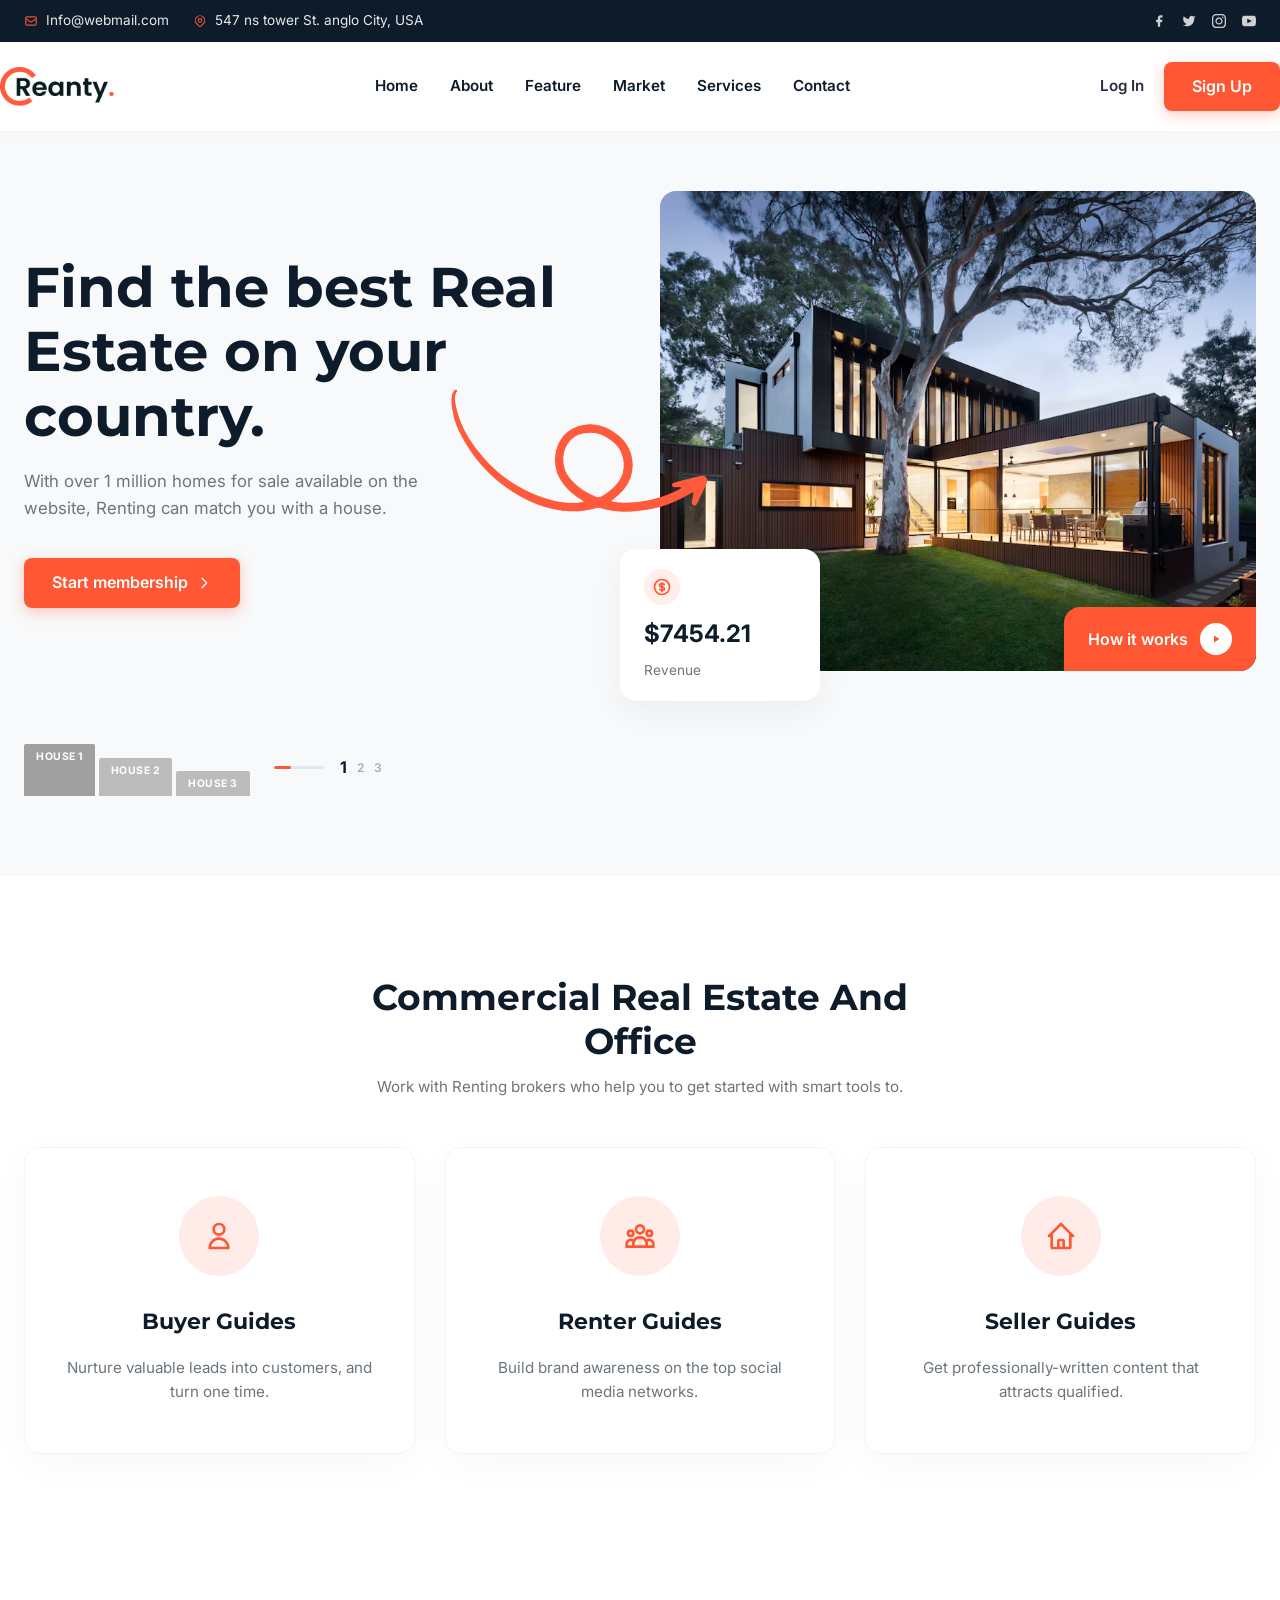
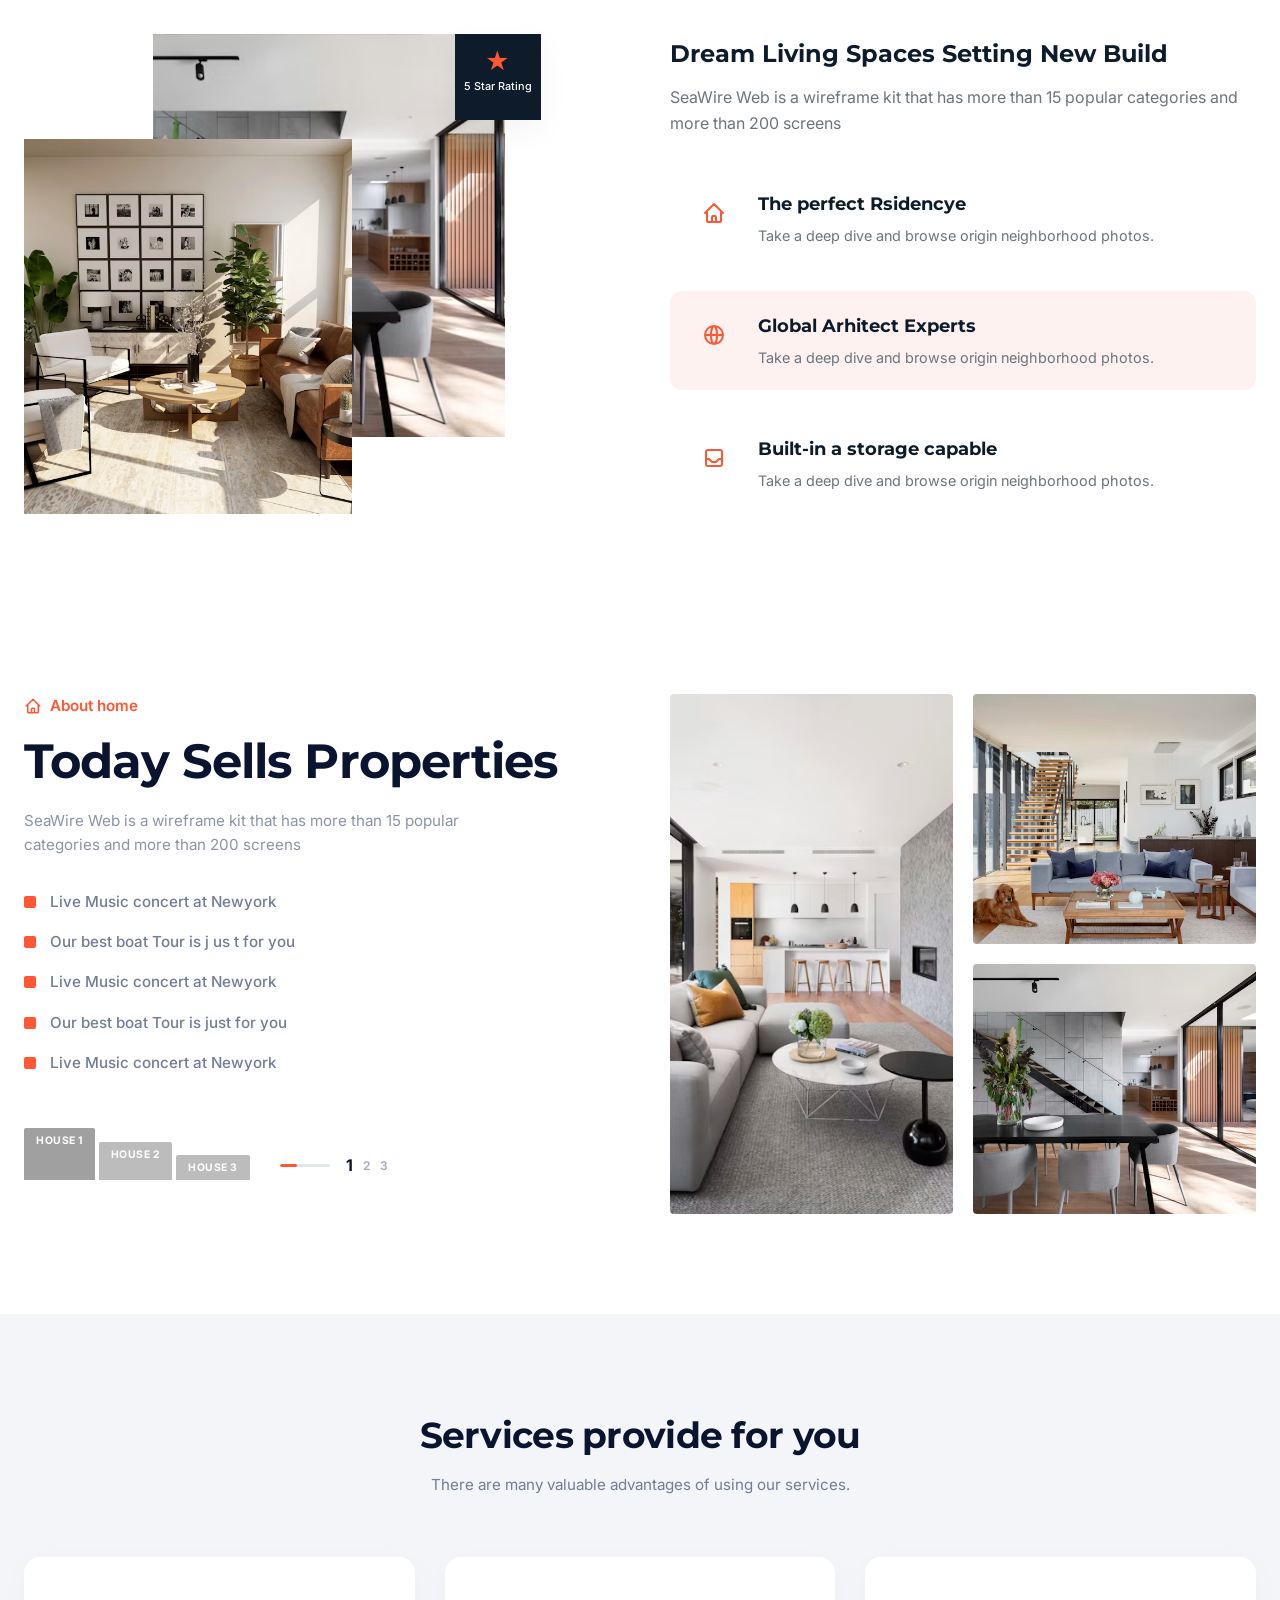
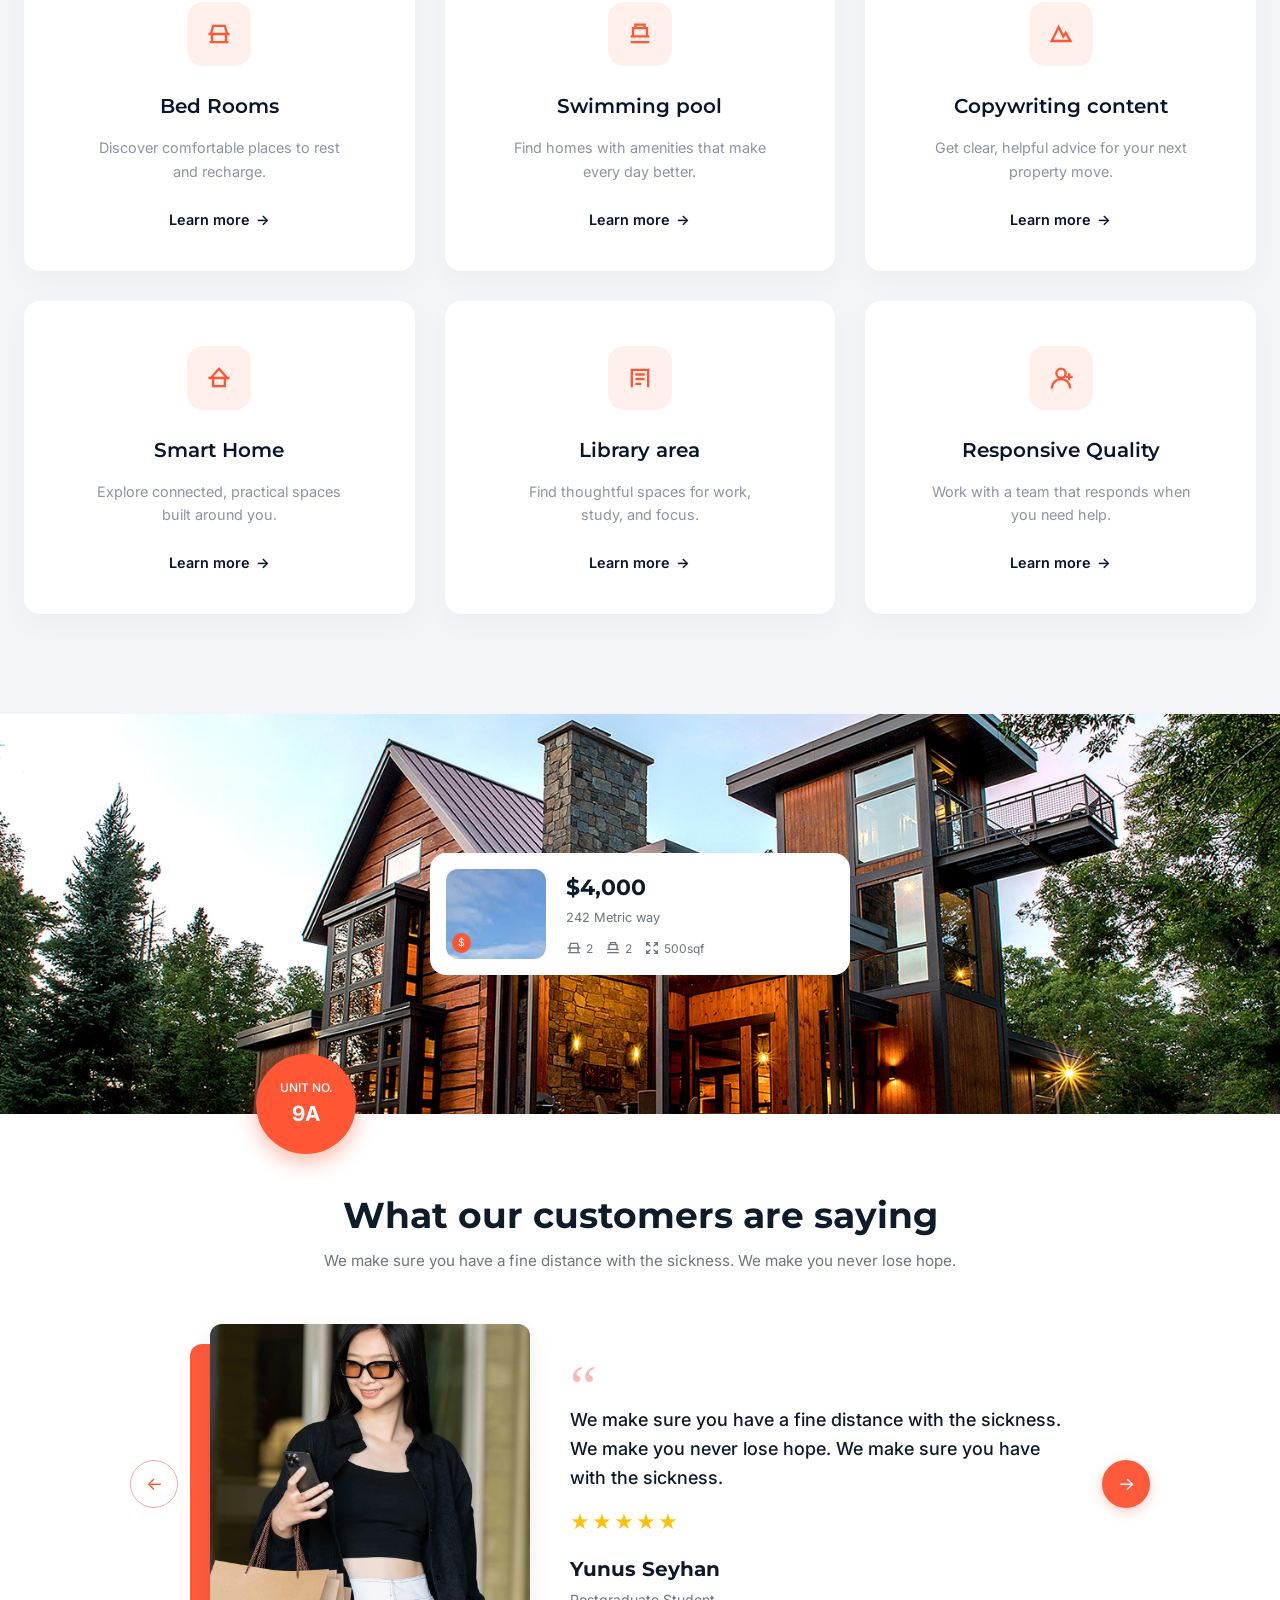
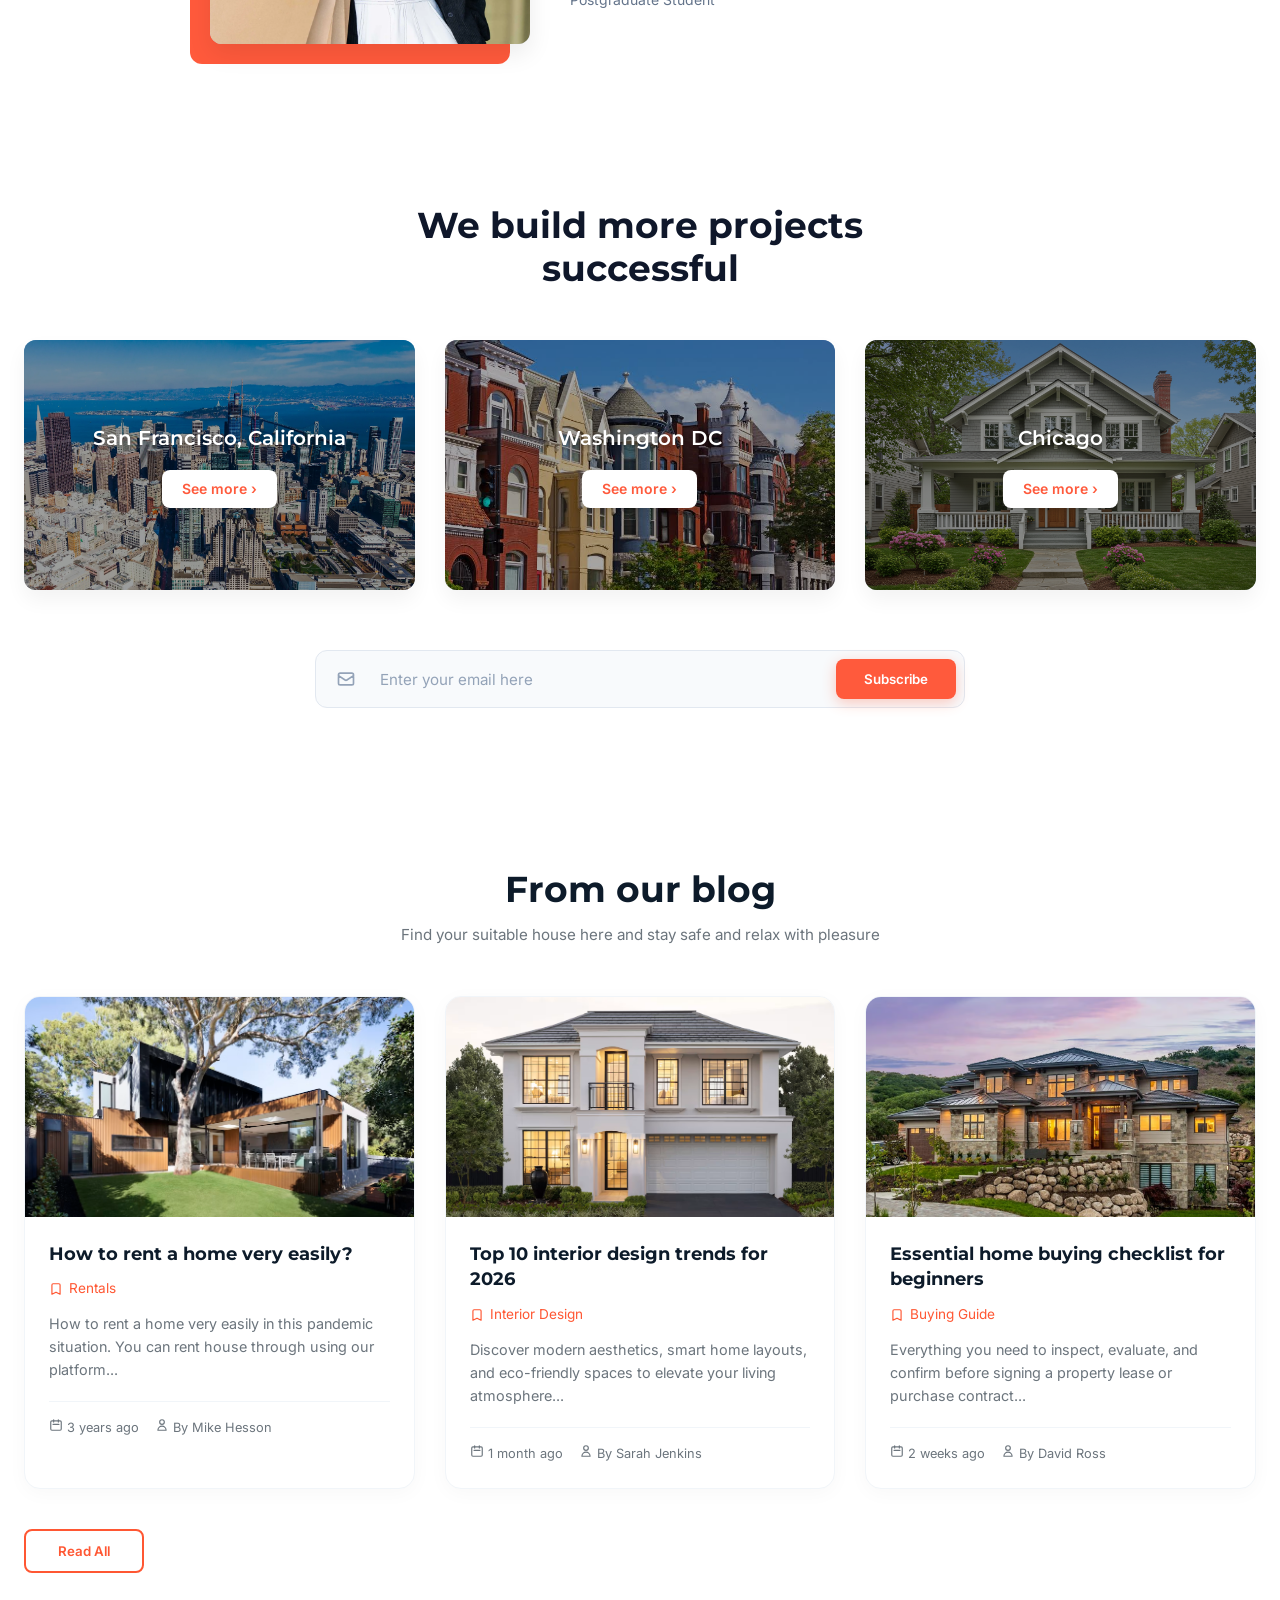
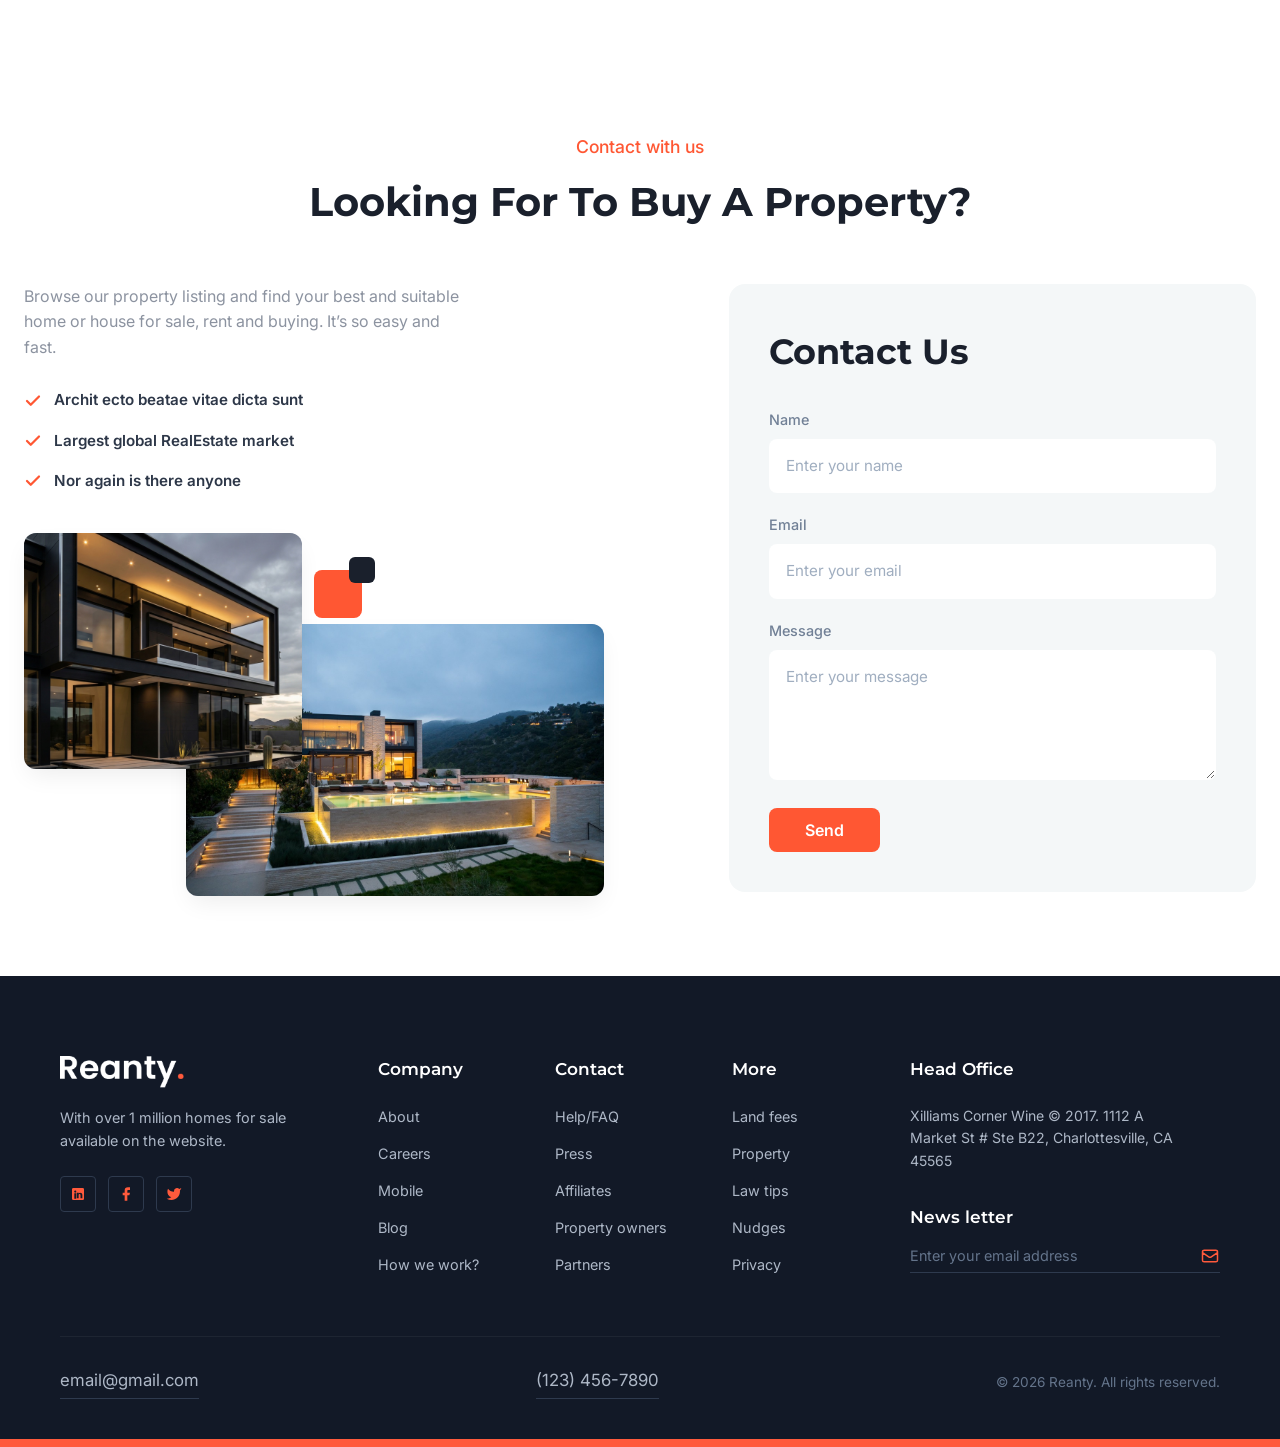
<file: reanty_landing_page.html>
<!DOCTYPE html>
<html lang="en">

<head>
    <meta charset="UTF-8">
    <meta name="viewport" content="width=device-width, initial-scale=1.0">
    <title>Reanty - Find the Best Real Estate</title>
    <!-- Google Fonts: Montserrat & Inter -->
    <link rel="preconnect" href="https://fonts.googleapis.com">
    <link rel="preconnect" href="https://fonts.gstatic.com" crossorigin>
    <link
        href="https://fonts.googleapis.com/css2?family=Montserrat:wght@400;500;600;700;800&family=Inter:wght@300;400;500;600&display=swap"
        rel="stylesheet">
    <link rel="stylesheet" href="css/style.css">
</head>

<body>

    <aside class="top-bar site-topbar" aria-label="Contact information">
        <div class="container site-topbar__container">
            <div class="top-info site-topbar__info">
                <div class="top-info-item site-topbar__item">
                    <svg width="14" height="14" fill="none" stroke="currentColor" viewBox="0 0 24 24">
                        <path stroke-linecap="round" stroke-linejoin="round" stroke-width="2"
                            d="M3 8l7.89 5.26a2 2 0 002.22 0L21 8M5 19h14a2 2 0 002-2V7a2 2 0 00-2-2H5a2 2 0 00-2 2v10a2 2 0 002 2z" />
                    </svg>
                    Info@webmail.com
                </div>
                <div class="top-info-item site-topbar__item">
                    <svg width="14" height="14" fill="none" stroke="currentColor" viewBox="0 0 24 24">
                        <path stroke-linecap="round" stroke-linejoin="round" stroke-width="2"
                            d="M17.657 16.657L13.414 20.9a1.998 1.998 0 01-2.827 0l-4.244-4.243a8 8 0 1111.314 0z" />
                        <path stroke-linecap="round" stroke-linejoin="round" stroke-width="2"
                            d="M15 11a3 3 0 11-6 0 3 3 0 016 0z" />
                    </svg>
                    547 ns tower St. anglo City, USA
                </div>
            </div>
            <div class="top-socials site-topbar__socials" aria-label="Social media links">
                <a href="#"><svg width="14" height="14" fill="currentColor" viewBox="0 0 24 24">
                        <path d="M18 2h-3a5 5 0 00-5 5v3H7v4h3v8h4v-8h3l1-4h-4V7a1 1 0 011-1h3z" />
                    </svg></a>
                <a href="#"><svg width="14" height="14" fill="currentColor" viewBox="0 0 24 24">
                        <path
                            d="M23 3a10.9 10.9 0 01-3.14 1.53 4.48 4.48 0 00-7.86 3v1A10.66 10.66 0 013 4s-4 9 5 13a11.64 11.64 0 01-7 2c9 5 20 0 20-11.5a4.5 4.5 0 00-.08-.83A7.72 7.72 0 0023 3z" />
                    </svg></a>
                <a href="#"><svg width="14" height="14" fill="currentColor" viewBox="0 0 24 24">
                        <path
                            d="M12 2.163c3.204 0 3.584.012 4.85.07 3.252.148 4.771 1.691 4.919 4.919.058 1.265.069 1.645.069 4.849 0 3.205-.012 3.584-.069 4.849-.149 3.225-1.664 4.771-4.919 4.919-1.266.058-1.644.07-4.85.07-3.204 0-3.584-.012-4.849-.07-3.26-.149-4.771-1.699-4.919-4.92-.058-1.265-.07-1.644-.07-4.849 0-3.204.013-3.583.07-4.849.149-3.227 1.664-4.771 4.919-4.919 1.266-.057 1.645-.069 4.849-.069zm0-2.163c-3.259 0-3.667.014-4.947.072-4.358.2-6.78 2.618-6.98 6.98-.059 1.281-.073 1.689-.073 4.948 0 3.259.014 3.668.072 4.948.2 4.358 2.618 6.78 6.98 6.98 1.281.058 1.689.072 4.948.072 3.259 0 3.668-.014 4.948-.072 4.354-.2 6.782-2.618 6.979-6.98.059-1.28.073-1.689.073-4.948 0-3.259-.014-3.667-.072-4.947-.196-4.354-2.617-6.78-6.979-6.98-1.281-.059-1.69-.073-4.949-.073zm0 5.838c-3.403 0-6.162 2.759-6.162 6.162s2.759 6.163 6.162 6.163 6.162-2.759 6.162-6.163c0-3.403-2.759-6.162-6.162-6.162zm0 10.162c-2.209 0-4-1.79-4-4 0-2.209 1.791-4 4-4s4 1.791 4 4c0 2.21-1.791 4-4 4zm6.406-11.845c-.796 0-1.441.645-1.441 1.44s.645 1.44 1.441 1.44c.795 0 1.439-.645 1.439-1.44s-.644-1.44-1.439-1.44z" />
                    </svg></a>
                <a href="#"><svg width="14" height="14" fill="currentColor" viewBox="0 0 24 24">
                        <path
                            d="M19.615 3.184c-3.604-.246-11.631-.245-15.23 0-3.897.266-4.356 2.62-4.385 8.816.029 6.185.484 8.549 4.385 8.816 3.6.245 11.626.246 15.23 0 3.897-.266 4.356-2.62 4.385-8.816-.029-6.185-.484-8.549-4.385-8.816zm-10.615 12.816v-8l8 3.993-8 4.007z" />
                    </svg></a>
            </div>
        </div>
    </aside>

    <header class="site-header">
        <div class="container navbar site-header__inner">
            <a href="#" class="logo site-header__logo" aria-label="Reanty home">
                <img src="assets/images/reanty-logo.png" alt="Reanty">
            </a>
            <nav class="nav-links site-header__navigation" aria-label="Primary navigation">
                <a href="#" class="active">Home</a>
                <a href="#">About</a>
                <a href="#">Feature</a>
                <a href="#">Market</a>
                <a href="#">Services</a>
                <a href="#">Contact</a>
            </nav>
            <div class="nav-actions site-header__actions">
                <a href="#" class="btn-login">Log In</a>
                <a href="#" class="btn-primary">Sign Up</a>
            </div>
            <button class="mobile-toggle site-header__toggle" type="button" aria-label="Open navigation">
                <svg width="24" height="24" fill="none" stroke="currentColor" viewBox="0 0 24 24">
                    <path stroke-linecap="round" stroke-linejoin="round" stroke-width="2" d="M4 6h16M4 12h16M4 18h16" />
                </svg>
            </button>
        </div>
    </header>

    <main>
        <!-- Find the best Real Estate on your country -->
        <section class="hero hero-section" aria-labelledby="hero-title">
            <div class="container">
                <div class="hero-grid hero-section__layout">
                    <div class="hero-content hero-section__content">
                        <h1 id="hero-title">Find the best Real Estate on your country.</h1>
                        <p>With over 1 million homes for sale available on the website, Renting can match you with a
                            house.</p>
                        <a href="#" class="btn-primary">
                            Start membership
                            <svg width="16" height="16" fill="none" stroke="currentColor" viewBox="0 0 24 24">
                                <path stroke-linecap="round" stroke-linejoin="round" stroke-width="2"
                                    d="M9 5l7 7-7 7" />
                            </svg>
                        </a>
                    </div>
                    <img class="hero-curve-arrow" src="assets/images/hero-curve-arrow.png" alt="" aria-hidden="true">
                    <div class="hero-visual hero-section__visual" aria-label="Featured property preview">
                        <div class="hero-img-placeholder">
                        </div>

                        <!-- Revenue Floating Card -->
                        <aside class="revenue-card hero-section__revenue" aria-label="Revenue">
                            <div class="revenue-icon">
                                <svg width="20" height="20" fill="none" stroke="currentColor" viewBox="0 0 24 24">
                                    <path stroke-linecap="round" stroke-linejoin="round" stroke-width="2"
                                        d="M12 8c-1.657 0-3 .895-3 2s1.343 2 3 2 3 .895 3 2-1.343 2-3 2m0-8c1.11 0 2.08.402 2.599 1M12 8V7m0 1v8m0 0v1m0-1c-1.11 0-2.08-.402-2.599-1M21 12a9 9 0 11-18 0 9 9 0 0118 0z" />
                                </svg>
                            </div>
                            <div class="revenue-amount">$7454.21</div>
                            <div class="revenue-label">Revenue</div>
                        </aside>

                        <a href="#contact" class="how-it-works-btn hero-section__video">
                            <span>How it works</span>
                            <div class="play-btn">
                                <svg width="12" height="12" fill="currentColor" viewBox="0 0 24 24">
                                    <path d="M8 5v14l11-7z" />
                                </svg>
                            </div>
                        </a>
                    </div>
                </div>
                <!-- Hero Slider Controls -->
                <div class="hero-slider-nav hero-section__controls" aria-label="Featured house selector">
                    <div class="house-slider-wrapper">
                        <div class="house-steps hero-house-steps">
                            <button type="button" class="house-step active" data-slide="0">HOUSE 1</button>
                            <button type="button" class="house-step" data-slide="1">HOUSE 2</button>
                            <button type="button" class="house-step" data-slide="2">HOUSE 3</button>
                        </div>
                        <div class="slider-progress-nav">
                            <div class="progress-bar" id="heroProgressBar">
                                <div class="progress-fill" id="heroProgressFill"></div>
                            </div>
                            <div class="step-indicators hero-step-indicators">
                                <span class="num active" data-slide="0">1</span>
                                <span class="num" data-slide="1">2</span>
                                <span class="num" data-slide="2">3</span>
                            </div>
                        </div>
                    </div>
                </div>
            </div>
        </section>

        <!-- Commercial Real Estate And Office -->
        <section class="guides-section guides" aria-labelledby="guides-title">
            <div class="container">
                <div class="section-title">
                    <h2 id="guides-title">Commercial Real Estate And Office</h2>
                    <p>Work with Renting brokers who help you to get started with smart tools to.</p>
                </div>
                <div class="guides-grid guides__list">
                    <article class="guide-card guides__card">
                        <div class="guide-icon-box">
                            <svg width="32" height="32" fill="none" stroke="currentColor" viewBox="0 0 24 24">
                                <path stroke-linecap="round" stroke-linejoin="round" stroke-width="2"
                                    d="M16 7a4 4 0 11-8 0 4 4 0 018 0zM12 14a7 7 0 00-7 7h14a7 7 0 00-7-7z" />
                            </svg>
                        </div>
                        <h3>Buyer Guides</h3>
                        <p>Nurture valuable leads into customers, and turn one time.</p>
                    </article>
                    <article class="guide-card guides__card">
                        <div class="guide-icon-box">
                            <svg width="32" height="32" fill="none" stroke="currentColor" viewBox="0 0 24 24">
                                <path stroke-linecap="round" stroke-linejoin="round" stroke-width="2"
                                    d="M17 20h5v-2a3 3 0 00-5.356-1.857M17 20H7m10 0v-2c0-.656-.126-1.283-.356-1.857M7 20H2v-2a3 3 0 015.356-1.857M7 20v-2c0-.656.126-1.283.356-1.857m0 0a5.002 5.002 0 019.288 0M15 7a3 3 0 11-6 0 3 3 0 016 0zm6 3a2 2 0 11-4 0 2 2 0 014 0zM7 10a2 2 0 11-4 0 2 2 0 014 0z" />
                            </svg>
                        </div>
                        <h3>Renter Guides</h3>
                        <p>Build brand awareness on the top social media networks.</p>
                    </article>
                    <article class="guide-card guides__card">
                        <div class="guide-icon-box">
                            <svg width="32" height="32" fill="none" stroke="currentColor" viewBox="0 0 24 24">
                                <path stroke-linecap="round" stroke-linejoin="round" stroke-width="2"
                                    d="M3 12l2-2m0 0l7-7 7 7M5 10v10a1 1 0 001 1h3m10-11l2 2m-2-2v10a1 1 0 01-1 1h-3m-6 0a1 1 0 001-1v-4a1 1 0 011-1h2a1 1 0 011 1v4a1 1 0 001 1m-6 0h6" />
                            </svg>
                        </div>
                        <h3>Seller Guides</h3>
                        <p>Get professionally-written content that attracts qualified.</p>
                    </article>
                </div>
            </div>
        </section>

        <!-- Dream living Spaces setting New Build -->
        <section class="dream-spaces dream-section" aria-labelledby="dream-title">
            <div class="container">
                <div class="dream-grid dream-section__layout">
                    <div class="dream-images dream-section__media">
                        <div class="dream-img-main"></div>
                        <div class="rating-badge">
                            <div class="rating-stars">★</div>
                            <div class="rating-text">5 Star Rating</div>
                        </div>
                    </div>
                    <div class="dream-content dream-section__content">
                        <h2 id="dream-title">Dream Living Spaces Setting New Build</h2>
                        <p style="color: var(--text-muted); margin-top: 12px;">SeaWire Web is a wireframe kit that has
                            more than 15 popular categories and more than 200 screens</p>

                        <div class="dream-features dream-section__features">
                            <article class="feature-item dream-section__feature">
                                <div class="feature-icon">
                                    <svg width="24" height="24" fill="none" stroke="currentColor" viewBox="0 0 24 24">
                                        <path stroke-linecap="round" stroke-linejoin="round" stroke-width="2"
                                            d="M3 12l2-2m0 0l7-7 7 7M5 10v10a1 1 0 001 1h3m10-11l2 2m-2-2v10a1 1 0 01-1 1h-3m-6 0a1 1 0 001-1v-4a1 1 0 011-1h2a1 1 0 011 1v4a1 1 0 001 1m-6 0h6" />
                                    </svg>
                                </div>
                                <div class="feature-text">
                                    <h4>The perfect Rsidencye</h4>
                                    <p>Take a deep dive and browse origin neighborhood photos.</p>
                                </div>
                            </article>

                            <article class="feature-item active dream-section__feature dream-section__feature--active">
                                <div class="feature-icon">
                                    <svg width="24" height="24" fill="none" stroke="currentColor" viewBox="0 0 24 24">
                                        <path stroke-linecap="round" stroke-linejoin="round" stroke-width="2"
                                            d="M21 12a9 9 0 01-9 9m9-9a9 9 0 00-9-9m9 9H3m9 9a9 9 0 01-9-9m9 9c1.657 0 3-4.03 3-9s-1.343-9-3-9m0 18c-1.657 0-3-4.03-3-9s1.343-9 3-9m-9 9a9 9 0 019-9" />
                                    </svg>
                                </div>
                                <div class="feature-text">
                                    <h4>Global Arhitect Experts</h4>
                                    <p>Take a deep dive and browse origin neighborhood photos.</p>
                                </div>
                            </article>

                            <article class="feature-item dream-section__feature">
                                <div class="feature-icon">
                                    <svg width="24" height="24" fill="none" stroke="currentColor" viewBox="0 0 24 24">
                                        <path stroke-linecap="round" stroke-linejoin="round" stroke-width="2"
                                            d="M20 13V6a2 2 0 00-2-2H6a2 2 0 00-2 2v7m16 0v5a2 2 0 01-2 2H6a2 2 0 01-2-2v-5m16 0h-2.586a1 1 0 00-.707.293l-2.414 2.414a1 1 0 01-.707.293h-3.172a1 1 0 01-.707-.293l-2.414-2.414A1 1 0 006.586 13H4" />
                                    </svg>
                                </div>
                                <div class="feature-text">
                                    <h4>Built-in a storage capable</h4>
                                    <p>Take a deep dive and browse origin neighborhood photos.</p>
                                </div>
                            </article>
                        </div>
                    </div>
                </div>
            </div>
        </section>

        <!-- Today sells properties -->
        <section class="properties-section properties" id="properties" aria-labelledby="properties-title">
            <div class="container">
                <div class="today-sells-grid properties__intro">
                    <div class="today-info">
                        <div class="about-tag">
                            <svg width="18" height="18" fill="none" stroke="currentColor" viewBox="0 0 24 24">
                                <path stroke-linecap="round" stroke-linejoin="round" stroke-width="2"
                                    d="M3 12l2-2m0 0l7-7 7 7M5 10v10a1 1 0 001 1h3m10-11l2 2m-2-2v10a1 1 0 01-1 1h-3m-6 0a1 1 0 001-1v-4a1 1 0 011-1h2a1 1 0 011 1v4a1 1 0 001 1m-6 0h6" />
                            </svg>
                            About home
                        </div>
                        <h2 id="properties-title">Today Sells Properties</h2>
                        <p class="description">SeaWire Web is a wireframe kit that has more than 15 popular categories
                            and more than 200 screens</p>

                        <ul class="bullet-list">
                            <li><span class="square-bullet"></span> Live Music concert at Newyork</li>
                            <li><span class="square-bullet"></span> Our best boat Tour is j us t for you</li>
                            <li><span class="square-bullet"></span> Live Music concert at Newyork</li>
                            <li><span class="square-bullet"></span> Our best boat Tour is just for you</li>
                            <li><span class="square-bullet"></span> Live Music concert at Newyork</li>
                        </ul>

                        <!-- Bottom Left Step Navigation & Progress Slider -->
                        <div class="house-slider-wrapper">
                            <div class="house-steps">
                                <button type="button" class="house-step active" data-house="1">HOUSE 1</button>
                                <button type="button" class="house-step" data-house="2">HOUSE 2</button>
                                <button type="button" class="house-step" data-house="3">HOUSE 3</button>
                            </div>
                            <div class="slider-progress-nav">
                                <div class="progress-bar" id="progressBar">
                                    <div class="progress-fill" id="progressFill"></div>
                                </div>
                                <div class="step-indicators">
                                    <span class="num active" data-house="1">1</span>
                                    <span class="num" data-house="2">2</span>
                                    <span class="num" data-house="3">3</span>
                                </div>
                            </div>
                        </div>
                    </div>

                    <div class="today-media" aria-label="Today sells property gallery">
                        <div id="imgTall" class="today-img-box today-img-box--tall"></div>
                        <div id="imgTop" class="today-img-box today-img-box--top"></div>
                        <div id="imgBottom" class="today-img-box today-img-box--bottom"></div>
                    </div>
                </div>
            </div>
        </section>

        <!-- Services provide for you -->
        <section class="services-section" id="services" aria-labelledby="services-title">
            <div class="container">
                <div class="section-title">
                    <h2 id="services-title">Services provide for you</h2>
                    <p>There are many valuable advantages of using our services.</p>
                </div>
                <div class="services-grid">
                    <article class="service-card">
                        <div class="service-icon"><svg width="25" height="25" fill="none" stroke="currentColor"
                                viewBox="0 0 24 24">
                                <path stroke-width="2" d="M3 12h18M5 12l2-7h10l2 7M6 12v7m12-7v7M4 19h16" />
                            </svg></div>
                        <h3>Bed Rooms</h3>
                        <p>Discover comfortable places to rest and recharge.</p>
                        <a href="#properties">Learn more <span aria-hidden="true">→</span></a>
                    </article>
                    <article class="service-card">
                        <div class="service-icon"><svg width="25" height="25" fill="none" stroke="currentColor"
                                viewBox="0 0 24 24">
                                <path stroke-width="2" d="M4 14h16M6 14V7h12v7M8 7V4h8v3M4 19h16" />
                            </svg></div>
                        <h3>Swimming pool</h3>
                        <p>Find homes with amenities that make every day better.</p>
                        <a href="#properties">Learn more <span aria-hidden="true">→</span></a>
                    </article>
                    <article class="service-card">
                        <div class="service-icon"><svg width="25" height="25" fill="none" stroke="currentColor"
                                viewBox="0 0 24 24">
                                <path stroke-width="2" d="m4 18 6-12 4 8 2-3 4 7H4Z" />
                            </svg></div>
                        <h3>Copywriting content</h3>
                        <p>Get clear, helpful advice for your next property move.</p>
                        <a href="#properties">Learn more <span aria-hidden="true">→</span></a>
                    </article>
                    <article class="service-card">
                        <div class="service-icon"><svg width="25" height="25" fill="none" stroke="currentColor"
                                viewBox="0 0 24 24">
                                <path stroke-width="2" d="M3 12h18M5 12l7-8 7 8M7 12v7h10v-7" />
                            </svg></div>
                        <h3>Smart Home</h3>
                        <p>Explore connected, practical spaces built around you.</p>
                        <a href="#properties">Learn more <span aria-hidden="true">→</span></a>
                    </article>
                    <article class="service-card">
                        <div class="service-icon"><svg width="25" height="25" fill="none" stroke="currentColor"
                                viewBox="0 0 24 24">
                                <path stroke-width="2" d="M5 20V5h14v15M8 9h8M8 13h8M8 17h5" />
                            </svg></div>
                        <h3>Library area</h3>
                        <p>Find thoughtful spaces for work, study, and focus.</p>
                        <a href="#properties">Learn more <span aria-hidden="true">→</span></a>
                    </article>
                    <article class="service-card">
                        <div class="service-icon"><svg width="25" height="25" fill="none" stroke="currentColor"
                                viewBox="0 0 24 24">
                                <path stroke-width="2"
                                    d="M12 12a4 4 0 1 0 0-8 4 4 0 0 0 0 8ZM4 21a8 8 0 0 1 16 0M19 8v6m-3-3h6" />
                            </svg></div>
                        <h3>Responsive Quality</h3>
                        <p>Work with a team that responds when you need help.</p>
                        <a href="#contact">Learn more <span aria-hidden="true">→</span></a>
                    </article>
                </div>
            </div>
        </section>

        <!-- Highlight property -->
        <section class="highlight-banner feature-highlight" aria-label="Featured rental unit"
            style="background-image: url('assets/images/highlight.jpg'); background-size: cover; background-position: center;">
            <article class="unit-card-floating feature-highlight__card">
                <div class="unit-thumb">
                    <img src="assets/images/unit-thumb-mini.jpg"
                        style="background-size: cover; background-position: center;" alt="Thumbnail unit 9A"
                        class="unit-thumb__img">
                    <div class="unit-thumb-badge">$</div>
                </div>
                <div class="unit-info">
                    <h3>$4,000</h3>
                    <div class="unit-address">242 Metric way</div>
                    <div class="unit-specs">
                        <div class="unit-spec-item">
                            <svg width="16" height="16" fill="none" stroke="currentColor" viewBox="0 0 24 24">
                                <path stroke-linecap="round" stroke-linejoin="round" stroke-width="2"
                                    d="M3 12h18M5 12l2-7h10l2 7M6 12v7m12-7v7M4 19h16" />
                            </svg>
                            2
                        </div>
                        <div class="unit-spec-item">
                            <svg width="16" height="16" fill="none" stroke="currentColor" viewBox="0 0 24 24">
                                <path stroke-linecap="round" stroke-linejoin="round" stroke-width="2"
                                    d="M4 14h16M6 14V7h12v7M8 7V4h8v3M4 19h16" />
                            </svg>
                            2
                        </div>
                        <div class="unit-spec-item">
                            <svg width="16" height="16" fill="none" stroke="currentColor" viewBox="0 0 24 24">
                                <path stroke-linecap="round" stroke-linejoin="round" stroke-width="2"
                                    d="M4 8V4m0 0h4M4 4l5 5m11-1V4m0 0h-4m4 0l-5 5M4 16v4m0 0h4m-4 0l5-5m11 5v-4m0 4h-4m4 0l-5-5" />
                            </svg>
                            500sqf
                        </div>
                    </div>
                </div>
            </article>
            <div class="unit-badge-circle feature-highlight__badge">
                <span>UNIT NO.</span>
                <strong>9A</strong>
            </div>
        </section>

        <!-- What our customers are saying -->
        <section class="testimonials testimonials-section" aria-labelledby="testimonials-title">
            <div class="container">
                <div class="section-title">
                    <h2 id="testimonials-title">What our customers are saying</h2>
                    <p>We make sure you have a fine distance with the sickness. We make you never lose hope.</p>
                </div>

                <div class="testimonial-wrapper testimonials-section__content">
                    <button class="nav-arrow prev testimonials-section__arrow testimonials-section__arrow--previous"
                        type="button" aria-label="Previous testimonial">←</button>
                    <div class="testimonial-img-box">
                        <div class="testimonial-bg-block"></div>
                        <div class="testimonial-img">
                            <img src="assets/images/customer-yunus.jpg" alt="Yunus Seyhan" class="testimonial-img__pic">
                        </div>
                    </div>
                    <div class="testimonial-content">
                        <div class="quote-icon">“</div>
                        <p class="testimonial-text">We make sure you have a fine distance with the sickness. We make you
                            never lose hope. We make sure you have with the sickness.</p>
                        <div class="stars">★★★★★</div>
                        <h3 class="author-name">Yunus Seyhan</h3>
                        <div class="author-role">Postgraduate Student</div>
                    </div>
                    <button class="nav-arrow next testimonials-section__arrow testimonials-section__arrow--next"
                        type="button" aria-label="Next testimonial">→</button>
                </div>
            </div>
        </section>

        <!-- We build more projects successful -->
        <section class="projects-section projects" aria-labelledby="projects-title">
            <div class="container">
                <div class="section-title">
                    <h2 id="projects-title">We build more projects successful</h2>
                </div>
                <div class="projects-grid projects__list">
                    <article class="project-card projects__card">
                        <img src="assets/images/project-sf.jpg" alt="San Francisco" class="project-card__img">
                        <h3>San Francisco, California</h3>
                        <a href="#" class="btn-see-more">See more ›</a>
                    </article>

                    <article class="project-card projects__card">
                        <img src="assets/images/project-dc.jpg" alt="Washington DC" class="project-card__img">
                        <h3>Washington DC</h3>
                        <a href="#" class="btn-see-more">See more ›</a>
                    </article>

                    <article class="project-card projects__card">
                        <img src="assets/images/project-chicago.jpg" alt="Chicago" class="project-card__img">
                        <h3>Chicago</h3>
                        <a href="#" class="btn-see-more">See more ›</a>
                    </article>
                </div>

                <form class="newsletter-box projects__newsletter">
                    <svg width="20" height="20" fill="none" stroke="currentColor" viewBox="0 0 24 24">
                        <path stroke-linecap="round" stroke-linejoin="round" stroke-width="2"
                            d="M3 8l7.89 5.26a2 2 0 002.22 0L21 8M5 19h14a2 2 0 002-2V7a2 2 0 00-2-2H5a2 2 0 00-2 2v10a2 2 0 002 2z" />
                    </svg>
                    <input type="email" class="newsletter-input" placeholder="Enter your email here"
                        aria-label="Email address">
                    <button class="btn-primary" type="submit">Subscribe</button>
                </form>
            </div>
        </section>

        <!-- From our blog -->
        <section class="blog-section blog" aria-labelledby="blog-title">
            <div class="container">
                <div class="section-title">
                    <h2 id="blog-title">From our blog</h2>
                    <p>Find your suitable house here and stay safe and relax with pleasure</p>
                </div>

                <div class="blog-grid blog__list">
                    <article class="blog-card blog__card">
                        <div class="blog-img">
                            <img src="assets/images/blog1.jpg" alt="Renting a house" loading="lazy" />
                        </div>
                        <div class="blog-content">
                            <h3 class="blog-title">How to rent a home very easily?</h3>
                            <div class="blog-category">
                                <svg width="14" height="14" fill="none" stroke="currentColor" viewBox="0 0 24 24">
                                    <path stroke-linecap="round" stroke-linejoin="round" stroke-width="2"
                                        d="M5 5a2 2 0 012-2h10a2 2 0 012 2v16l-7-3.5L5 21V5z" />
                                </svg>
                                Rentals
                            </div>
                            <p class="blog-excerpt">How to rent a home very easily in this pandemic situation. You can
                                rent house through using our platform...</p>
                            <div class="blog-meta">
                                <span>
                                    <svg width="14" height="14" fill="none" stroke="currentColor" viewBox="0 0 24 24">
                                        <path stroke-linecap="round" stroke-linejoin="round" stroke-width="2"
                                            d="M8 7V3m8 4V3m-9 8h10M5 21h14a2 2 0 002-2V7a2 2 0 00-2-2H5a2 2 0 00-2 2v12a2 2 0 002 2z" />
                                    </svg>
                                    3 years ago
                                </span>
                                <span>
                                    <svg width="14" height="14" fill="none" stroke="currentColor" viewBox="0 0 24 24">
                                        <path stroke-linecap="round" stroke-linejoin="round" stroke-width="2"
                                            d="M16 7a4 4 0 11-8 0 4 4 0 018 0zM12 14a7 7 0 00-7 7h14a7 7 0 00-7-7z" />
                                    </svg>
                                    By Mike Hesson
                                </span>
                            </div>
                        </div>
                    </article>

                    <article class="blog-card blog__card">
                        <div class="blog-img">
                            <img src="assets/images/blog2.jpg" alt="Interior design trends" loading="lazy" />
                        </div>
                        <div class="blog-content">
                            <h3 class="blog-title">Top 10 interior design trends for 2026</h3>
                            <div class="blog-category">
                                <svg width="14" height="14" fill="none" stroke="currentColor" viewBox="0 0 24 24">
                                    <path stroke-linecap="round" stroke-linejoin="round" stroke-width="2"
                                        d="M5 5a2 2 0 012-2h10a2 2 0 012 2v16l-7-3.5L5 21V5z" />
                                </svg>
                                Interior Design
                            </div>
                            <p class="blog-excerpt">Discover modern aesthetics, smart home layouts, and eco-friendly
                                spaces to elevate your living atmosphere...</p>
                            <div class="blog-meta">
                                <span>
                                    <svg width="14" height="14" fill="none" stroke="currentColor" viewBox="0 0 24 24">
                                        <path stroke-linecap="round" stroke-linejoin="round" stroke-width="2"
                                            d="M8 7V3m8 4V3m-9 8h10M5 21h14a2 2 0 002-2V7a2 2 0 00-2-2H5a2 2 0 00-2 2v12a2 2 0 002 2z" />
                                    </svg>
                                    1 month ago
                                </span>
                                <span>
                                    <svg width="14" height="14" fill="none" stroke="currentColor" viewBox="0 0 24 24">
                                        <path stroke-linecap="round" stroke-linejoin="round" stroke-width="2"
                                            d="M16 7a4 4 0 11-8 0 4 4 0 018 0zM12 14a7 7 0 00-7 7h14a7 7 0 00-7-7z" />
                                    </svg>
                                    By Sarah Jenkins
                                </span>
                            </div>
                        </div>
                    </article>

                    <article class="blog-card blog__card">
                        <div class="blog-img">
                            <img src="assets/images/blog3.jpg" alt="Home buying checklist" loading="lazy" />
                        </div>
                        <div class="blog-content">
                            <h3 class="blog-title">Essential home buying checklist for beginners</h3>
                            <div class="blog-category">
                                <svg width="14" height="14" fill="none" stroke="currentColor" viewBox="0 0 24 24">
                                    <path stroke-linecap="round" stroke-linejoin="round" stroke-width="2"
                                        d="M5 5a2 2 0 012-2h10a2 2 0 012 2v16l-7-3.5L5 21V5z" />
                                </svg>
                                Buying Guide
                            </div>
                            <p class="blog-excerpt">Everything you need to inspect, evaluate, and confirm before signing
                                a property lease or purchase contract...</p>
                            <div class="blog-meta">
                                <span>
                                    <svg width="14" height="14" fill="none" stroke="currentColor" viewBox="0 0 24 24">
                                        <path stroke-linecap="round" stroke-linejoin="round" stroke-width="2"
                                            d="M8 7V3m8 4V3m-9 8h10M5 21h14a2 2 0 002-2V7a2 2 0 00-2-2H5a2 2 0 00-2 2v12a2 2 0 002 2z" />
                                    </svg>
                                    2 weeks ago
                                </span>
                                <span>
                                    <svg width="14" height="14" fill="none" stroke="currentColor" viewBox="0 0 24 24">
                                        <path stroke-linecap="round" stroke-linejoin="round" stroke-width="2"
                                            d="M16 7a4 4 0 11-8 0 4 4 0 018 0zM12 14a7 7 0 00-7 7h14a7 7 0 00-7-7z" />
                                    </svg>
                                    By David Ross
                                </span>
                            </div>
                        </div>
                    </article>
                </div>

                <div class="explore-more-btn">
                    <button class="btn-outline">Read All</button>
                </div>
            </div>
        </section>

        <!-- Let’s find your next home -->
        <section class="contact-section" id="contact" aria-labelledby="contact-title">
            <div class="container">
                <!-- Section Header -->
                <div class="section-header">
                    <span class="subtitle">Contact with us</span>
                    <h2 id="contact-title">Looking For To Buy A Property?</h2>
                </div>

                <div class="contact-wrapper">
                    <!-- Left Column: Content, Feature List & Image Showcase -->
                    <div class="contact-info">
                        <p class="description">
                            Browse our property listing and find your best and suitable home or house for sale, rent and
                            buying. It’s so easy and fast.
                        </p>

                        <ul class="feature-list">
                            <li>
                                <svg class="check-icon" width="18" height="18" viewBox="0 0 24 24" fill="none"
                                    stroke="currentColor" stroke-width="3" stroke-linecap="round"
                                    stroke-linejoin="round">
                                    <polyline points="20 6 9 17 4 12"></polyline>
                                </svg>
                                <span>Archit ecto beatae vitae dicta sunt</span>
                            </li>
                            <li>
                                <svg class="check-icon" width="18" height="18" viewBox="0 0 24 24" fill="none"
                                    stroke="currentColor" stroke-width="3" stroke-linecap="round"
                                    stroke-linejoin="round">
                                    <polyline points="20 6 9 17 4 12"></polyline>
                                </svg>
                                <span>Largest global RealEstate market</span>
                            </li>
                            <li>
                                <svg class="check-icon" width="18" height="18" viewBox="0 0 24 24" fill="none"
                                    stroke="currentColor" stroke-width="3" stroke-linecap="round"
                                    stroke-linejoin="round">
                                    <polyline points="20 6 9 17 4 12"></polyline>
                                </svg>
                                <span>Nor again is there anyone</span>
                            </li>
                        </ul>

                        <!-- Image Composition Container with Decorative Badges -->
                        <div class="image-showcase">
                            <!-- Main overlapping image placeholders -->
                            <div class="img-box img-top">
                                <img src="assets/images/contact2.jpg" alt="Property preview 1" loading="lazy" />
                            </div>
                            <div class="img-box img-bottom">
                                <img src="assets/images/contact1.jpg" alt="Property preview 2" loading="lazy" />
                            </div>

                            <!-- Decorative background accent shapes -->
                            <div class="badge-orange"></div>
                            <div class="badge-dark"></div>
                        </div>
                    </div>

                    <!-- Right Column: Light Card Form -->
                    <div class="contact-card">
                        <h3>Contact Us</h3>

                        <form class="contact-form" id="contact-form">
                            <div class="form-group">
                                <label for="contact-name">Name</label>
                                <input id="contact-name" name="name" type="text" required placeholder="Enter your name">
                            </div>

                            <div class="form-group">
                                <label for="contact-email">Email</label>
                                <input id="contact-email" name="email" type="email" required
                                    placeholder="Enter your email">
                            </div>

                            <div class="form-group">
                                <label for="contact-message">Message</label>
                                <textarea id="contact-message" name="message" required
                                    placeholder="Enter your message"></textarea>
                            </div>

                            <button class="btn-send" type="submit">Send</button>
                        </form>
                    </div>
                </div>
            </div>
        </section>
    </main>

    <footer class="site-footer">
        <div class="container site-footer__container">
            <!-- Main Top Footer Grid -->
            <div class="footer-grid site-footer__grid">
                <!-- Brand Column -->
                <div class="footer-about site-footer__about">
                    <a href="#" class="logo site-footer__logo" aria-label="Reanty home">
                        <img src="assets/images/logo-footer.png" alt="Reanty">
                    </a>
                    <p>With over 1 million homes for sale available on the website.</p>

                    <div class="social-links">
                        <a href="#" aria-label="LinkedIn">
                            <svg width="16" height="16" fill="currentColor" viewBox="0 0 24 24">
                                <path
                                    d="M19 3a2 2 0 0 1 2 2v14a2 2 0 0 1-2 2H5a2 2 0 0 1-2-2V5a2 2 0 0 1 2-2h14m-.5 15.5v-5.3a3.26 3.26 0 0 0-3.26-3.26c-.85 0-1.84.52-2.28 1.3v-1.11h-2.79v8.37h2.79v-4.93c0-.77.62-1.4 1.39-1.4a1.4 1.4 0 0 1 1.4 1.4v4.93h2.75M6.46 10.9v8.37H9.25V10.9H6.46M7.86 6.78a1.63 1.63 0 1 0 0 3.26 1.63 1.63 0 0 0 0-3.26z" />
                            </svg>
                        </a>
                        <a href="#" aria-label="Facebook">
                            <svg width="16" height="16" fill="currentColor" viewBox="0 0 24 24">
                                <path d="M18 2h-3a5 5 0 0 0-5 5v3H7v4h3v8h4v-8h3l1-4h-4V7a1 1 0 0 1 1-1h3z" />
                            </svg>
                        </a>
                        <a href="#" aria-label="Twitter">
                            <svg width="16" height="16" fill="currentColor" viewBox="0 0 24 24">
                                <path
                                    d="M23 3a10.9 10.9 0 0 1-3.14 1.53 4.48 4.48 0 0 0-7.86 3v1A10.66 10.66 0 0 1 3 4s-4 9 5 13a11.64 11.64 0 0 1-7 2c9 5 20 0 20-11.5a4.5 4.5 0 0 0-.08-.83A7.72 7.72 0 0 0 23 3z" />
                            </svg>
                        </a>
                    </div>
                </div>

                <!-- Company Links -->
                <nav class="footer-col site-footer__column" aria-label="Company links">
                    <h4>Company</h4>
                    <div class="footer-links site-footer__links">
                        <a href="#">About</a>
                        <a href="#">Careers</a>
                        <a href="#">Mobile</a>
                        <a href="#">Blog</a>
                        <a href="#">How we work?</a>
                    </div>
                </nav>

                <!-- Contact Links -->
                <nav class="footer-col site-footer__column" aria-label="Contact links">
                    <h4>Contact</h4>
                    <div class="footer-links site-footer__links">
                        <a href="#">Help/FAQ</a>
                        <a href="#">Press</a>
                        <a href="#">Affiliates</a>
                        <a href="#">Property owners</a>
                        <a href="#">Partners</a>
                    </div>
                </nav>

                <!-- More Links -->
                <nav class="footer-col site-footer__column" aria-label="More links">
                    <h4>More</h4>
                    <div class="footer-links site-footer__links">
                        <a href="#">Land fees</a>
                        <a href="#">Property</a>
                        <a href="#">Law tips</a>
                        <a href="#">Nudges</a>
                        <a href="#">Privacy</a>
                    </div>
                </nav>

                <!-- Head Office & Newsletter Column -->
                <div class="footer-col footer-office site-footer__column">
                    <h4>Head Office</h4>
                    <p class="office-address">
                        Xilliams Corner Wine © 2017. 1112 A Market St # Ste B22, Charlottesville, CA 45565
                    </p>

                    <div class="newsletter-block">
                        <h4>News letter</h4>
                        <form class="newsletter-form" id="newsletter-form">
                            <div class="input-wrapper">
                                <input type="email" placeholder="Enter your email address"
                                    aria-label="Enter your email address" required />
                                <button type="submit" class="newsletter-btn" aria-label="Subscribe to newsletter">
                                    <svg width="20" height="20" fill="none" stroke="currentColor" viewBox="0 0 24 24">
                                        <path stroke-linecap="round" stroke-linejoin="round" stroke-width="1.8"
                                            d="M3 8l7.89 5.26a2 2 0 002.22 0L21 8M5 19h14a2 2 0 002-2V7a2 2 0 00-2-2H5a2 2 0 00-2 2v10a2 2 0 002 2z" />
                                    </svg>
                                </button>
                            </div>
                        </form>
                    </div>
                </div>
            </div>

            <!-- Middle Contact Bar -->
            <div class="footer-contact-bar">
                <a href="mailto:email@gmail.com" class="contact-bar-item">email@gmail.com</a>
                <a href="tel:1234567890" class="contact-bar-item">(123) 456-7890</a>
                <span class="copyright-text">&copy; 2026 Reanty. All rights reserved.</span>
            </div>
        </div>

        <!-- Accent Bottom Stripe -->
        <div class="footer-accent-stripe"></div>
    </footer>

    <script src="js/main.js"></script>
</body>

</html>
</file>
<file: css/style.css>
@import url("base/variables.css");
@import url("base/reset.css");
@import url("components/topbar.css");
@import url("components/navbar.css");
@import url("components/button.css");
@import url("components/card.css");
@import url("components/badge.css");
@import url("sections/hero.css");
@import url("sections/categories.css");
@import url("sections/featured.css");
@import url("sections/blog.css");
@import url("sections/footer.css");
@import url("sections/services.css");
@import url("sections/contact.css");
@import url("sections/testimonials.css");
@import url("sections/projects.css");
@import url("responsive.css");

html {
  scroll-behavior: smooth;
}
</file>
